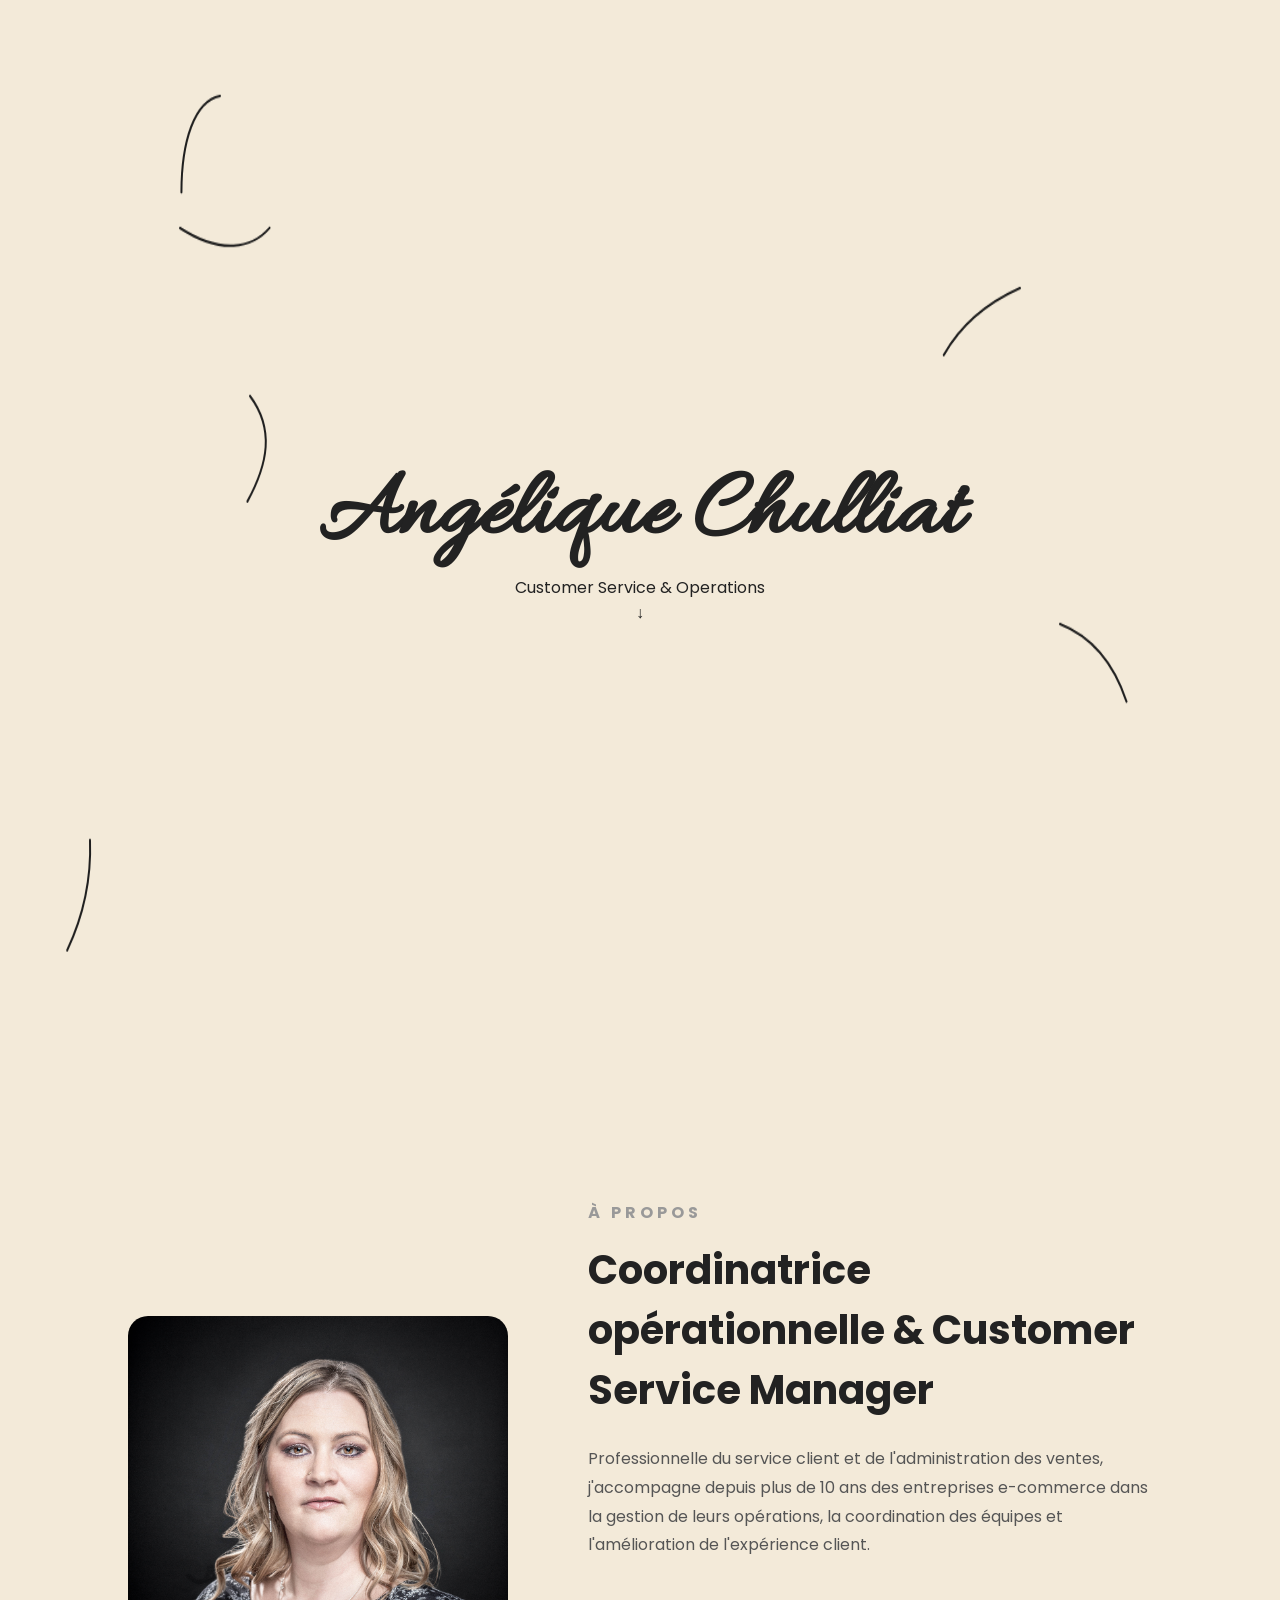
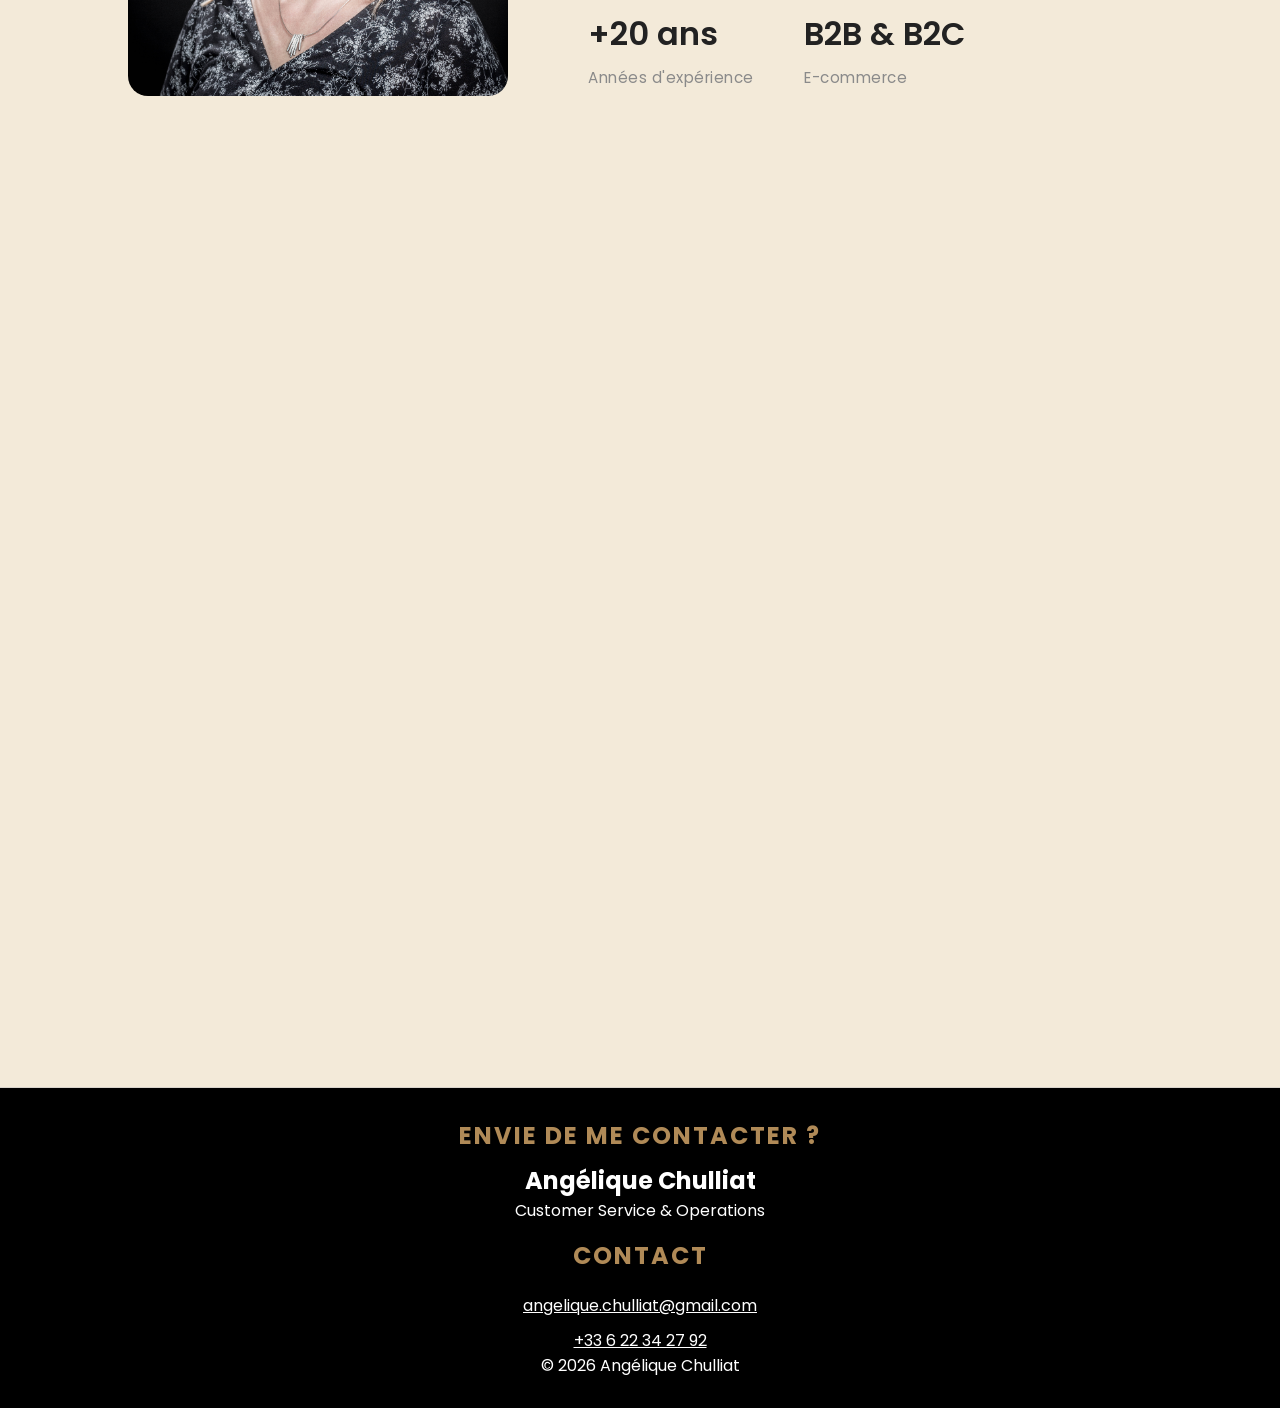
<file: index.html>
<!DOCTYPE html>
<html lang="en">
<head>
    <meta charset="UTF-8">
    <meta name="viewport" content="width=device-width, initial-scale=1.0">
    <title>Angélique Chulliat | Portfolio</title>
    
    <!-- Fichiers -->
    <link rel="stylesheet" href="style.css">
    <!-- Police Google -->
    <link rel="preconnect" href="https://fonts.googleapis.com">
    <link rel="preconnect" href="https://fonts.gstatic.com" crossorigin>

    <!-- Nom -->
    <link href="https://fonts.googleapis.com/css2?family=Allura&display=swap" rel="stylesheet">

    <!-- Texte -->
    <link href="https://fonts.googleapis.com/css2?family=Poppins:wght@300;400;500;600&display=swap" rel="stylesheet">

</head>
<body>


    <!-- Accueil -->
    <section class="hero">
        
        <!-- Fond animé -->
        <canvas id="background"></canvas>

        <div class="hero-content">

            <h1>Angélique Chulliat</h1>

            <p>Customer Service & Operations</p>

            <div class="scroll-indicator">
                ↓
            </div>

        </div>

    </section>

    <!-- menu -->
    <nav class="navbar">

        <a href="experiences.html">Expériences</a>

        <a href="projets.html">Projets</a>

        <a href="skills.html">Compétences</a>

        <a href="formation.html">Formation</a>

    </nav>

    <!-- À propos -->
    <section class="about">

        <div class="about-image">

            <img src="img/pdp_angelique.jpg" alt="Angélique Chulliat">

        </div>

        <div class="about-text">

            <h2>À propos</h2>

            <h3>Coordinatrice opérationnelle & Customer Service Manager</h3>

            <p>
                Professionnelle du service client et de l'administration des ventes,
                j'accompagne depuis plus de 10 ans des entreprises e-commerce dans
                la gestion de leurs opérations, la coordination des équipes et
                l'amélioration de l'expérience client.
            </p>

            <div class="about-highlights">

                <div class="highlight">
                    <h4>+20 ans</h4>
                    <span>Années d'expérience</span>
                </div>

                <div class="highlight">
                    <h4>B2B & B2C</h4>
                    <span>E-commerce</span>
                </div>

                <div class="highlight">
                    <h4>France & Suisse</h4>
                    <span>Expérience internationale</span>
                </div>

                <div class="highlight">
                    <h4>Service Client</h4>
                    <span>ADV • Coordination</span>
                </div>

            </div>

        </div>

    </section>

    <section class="looking-for">

        <span class="section-title">Ce que je recherche</span>

        <h2>Contribuer à des projets qui ont du sens.</h2>

        <p>
            Aujourd'hui, je souhaite mettre à profit mon sens du service,
            mon organisation et mon esprit d'initiative au sein d'une
            structure dynamique où je peux contribuer concrètement à
            l'expérience client et au bon fonctionnement des opérations.
        </p>

        <div class="looking-tags">

            <div class="tag">Service Client</div>

            <div class="tag">Coordination</div>

            <div class="tag">Administration des ventes</div>

            <div class="tag">E-commerce</div>

            <div class="tag">Amélioration continue</div>

        </div>

    </section>

    <!-- fin Accueil -->

    <footer class="footer">
        <h1>Envie de me contacter ?</h1>
        <div class="footer-content">
            <div class="footer-name">
                <h2>Angélique Chulliat</h2>
                <p>Customer Service & Operations</p>
            </div>
            <div class="footer-contact">
                <h3>Contact</h3>
                <a href="mailto:angelique.chulliat@gmail.com">
                    angelique.chulliat@gmail.com
                </a>
                <a href="tel:+33622342792">
                    +33 6 22 34 27 92
                </a>
            </div>
        </div>
        <div class="footer-bottom">
            <p>© 2026 Angélique Chulliat</p>
        </div>
    </footer>




    <script src="js/background.js"></script>
    <script src="script.js"></script>

    
</body>
</html>
</file>
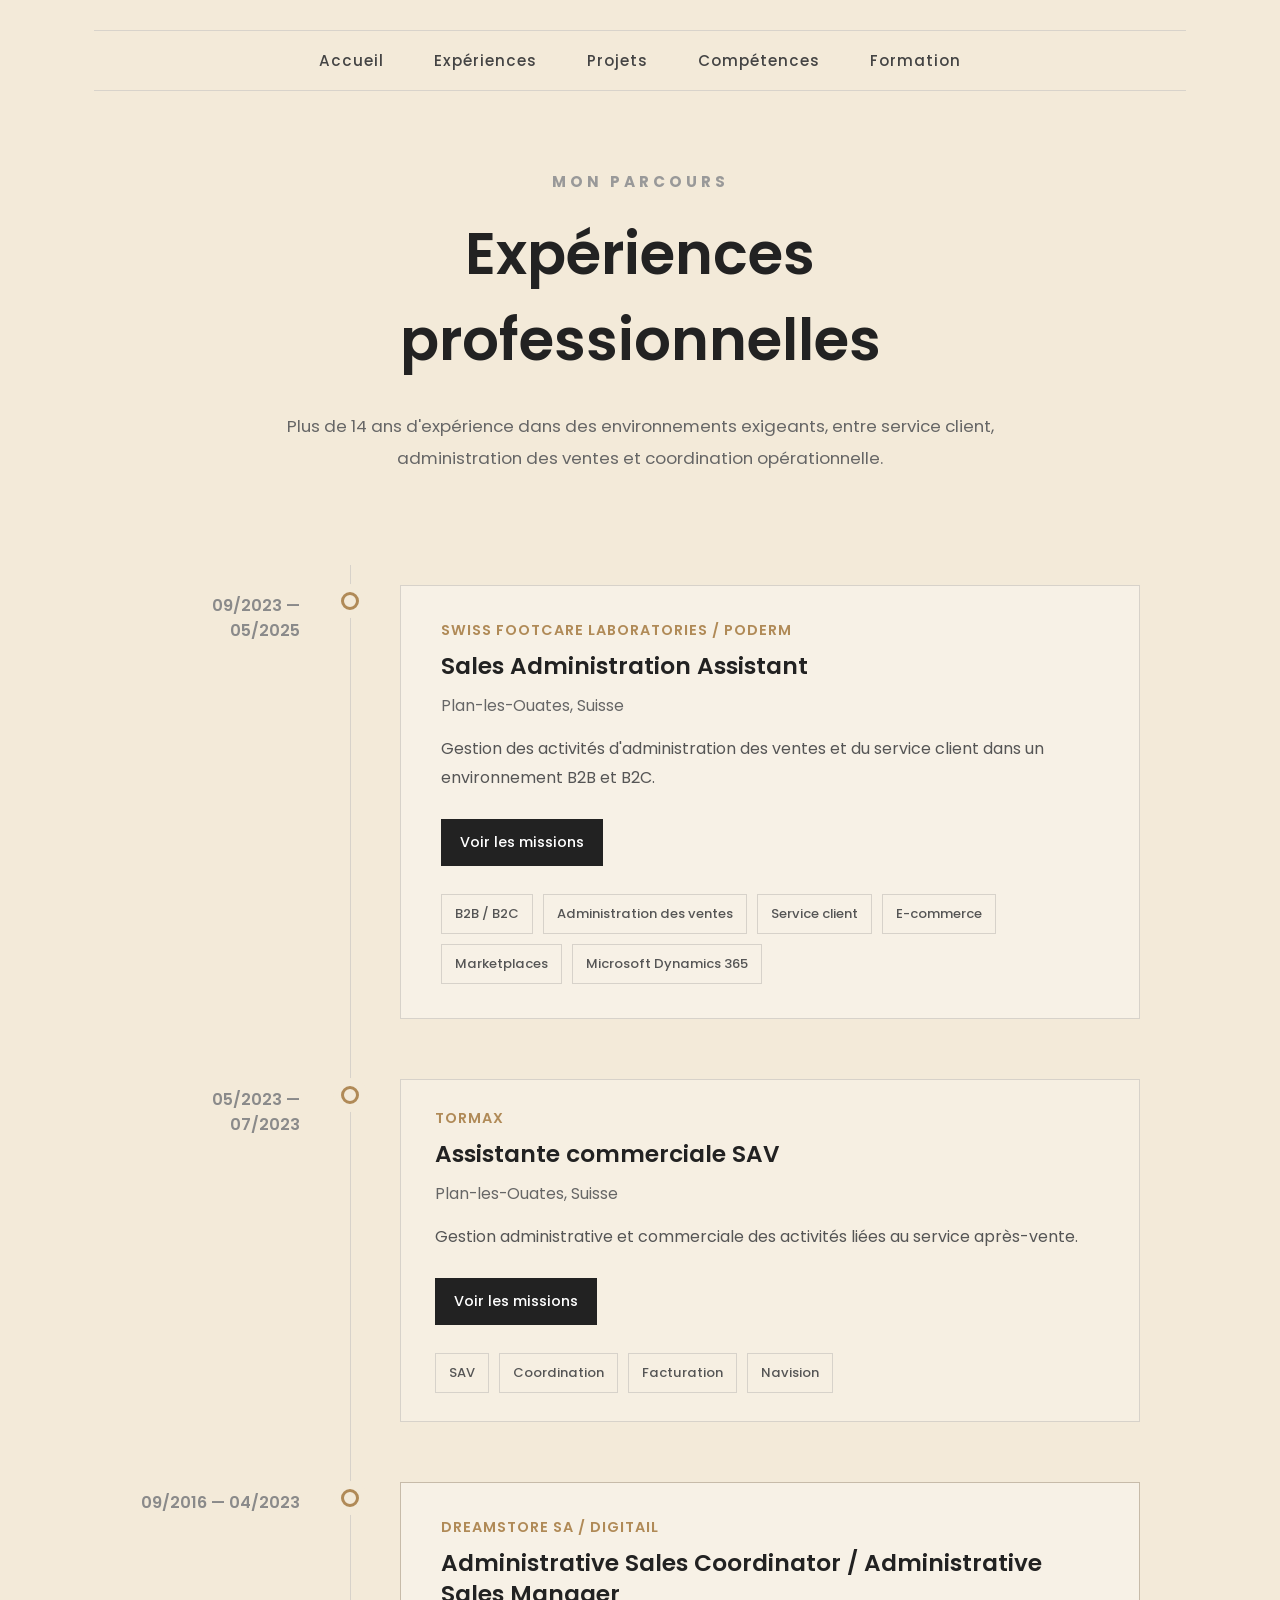
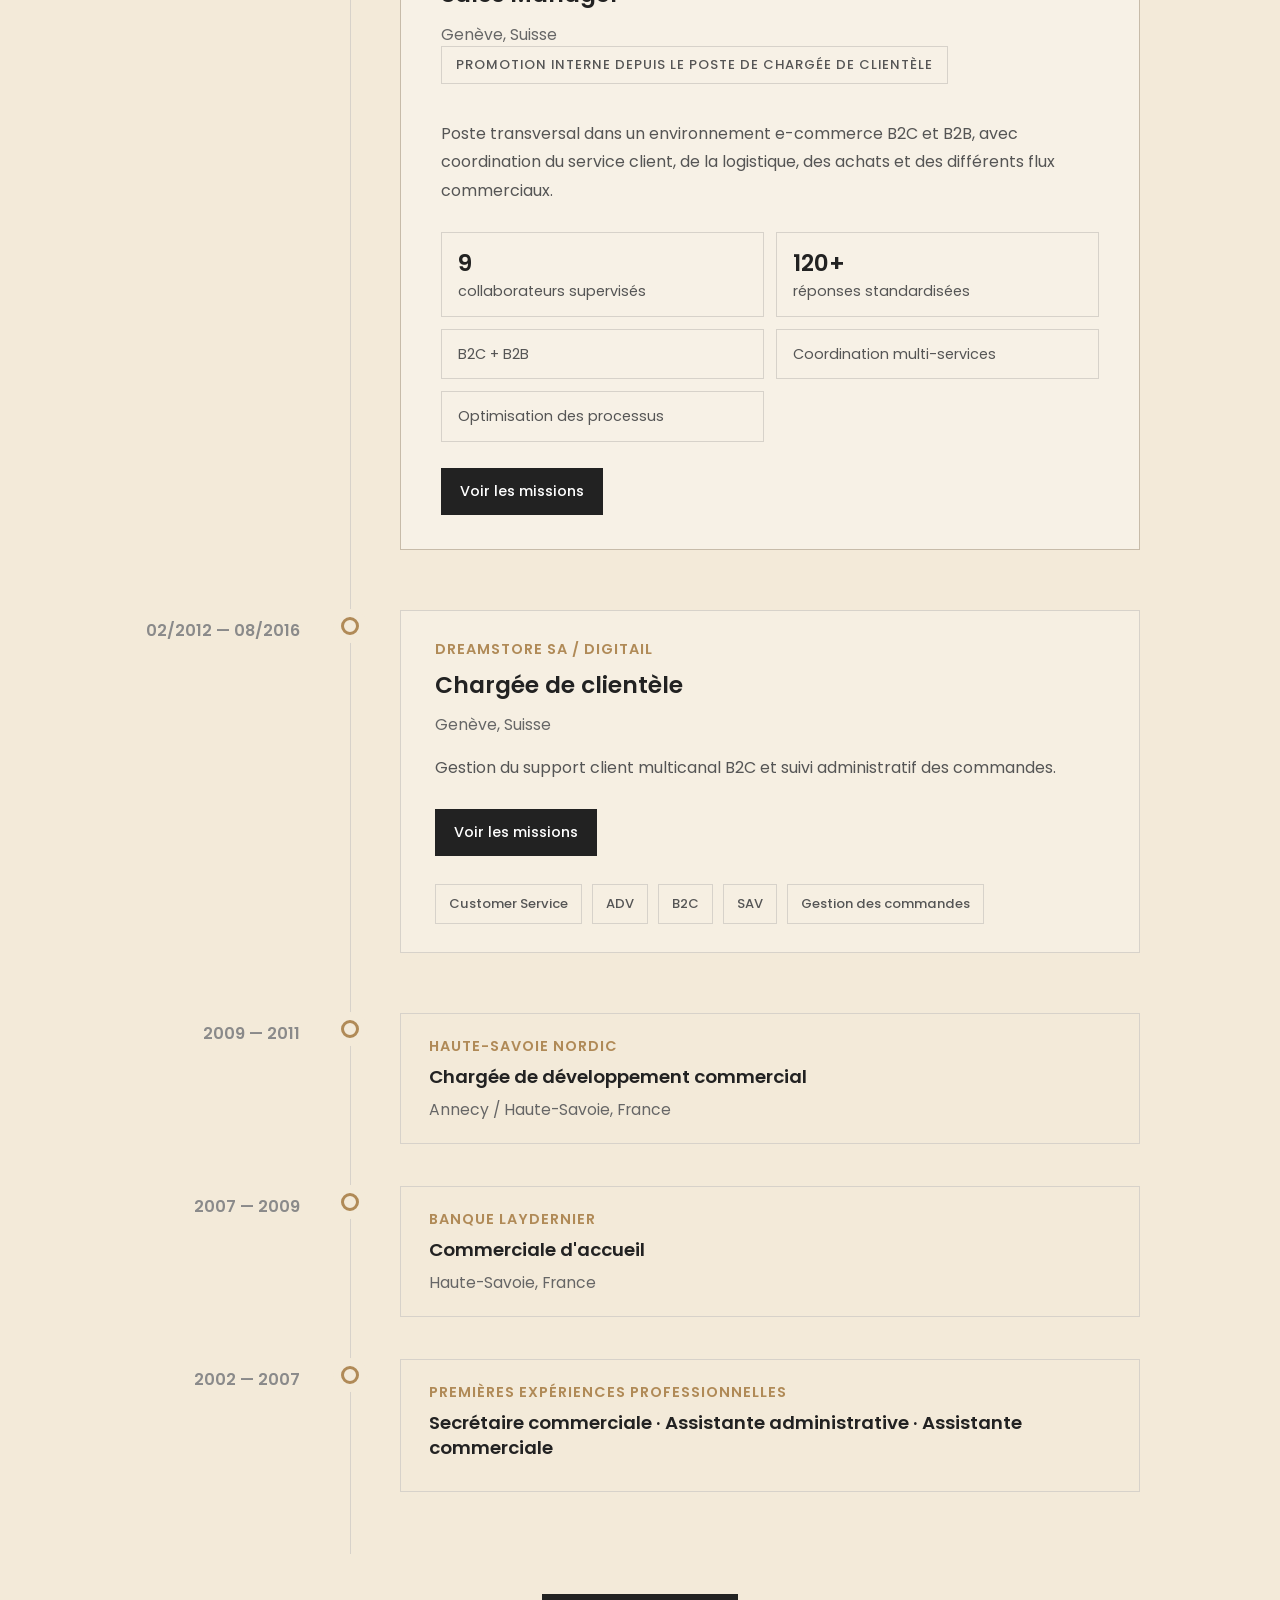
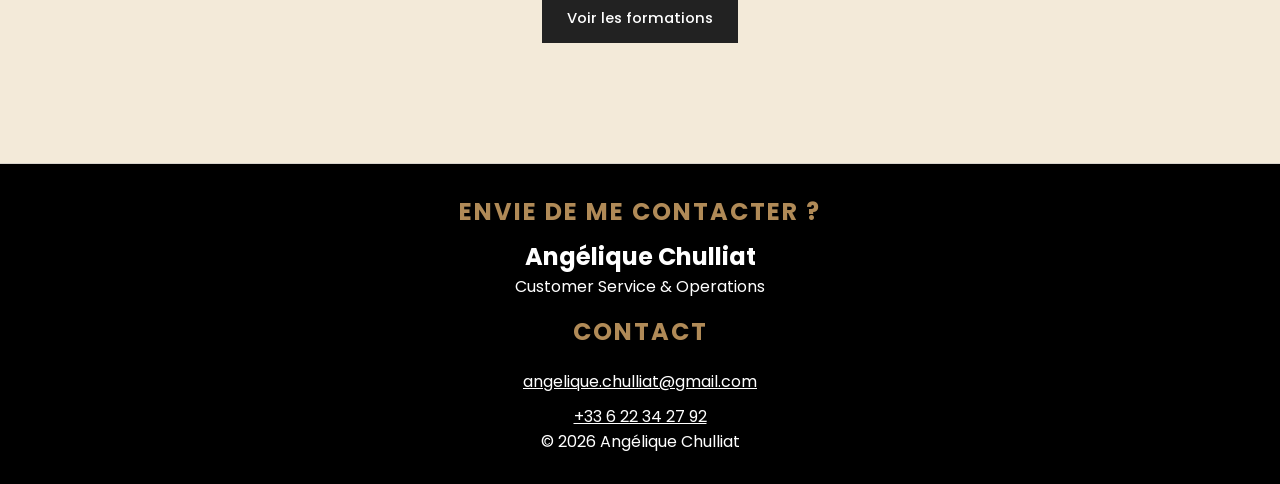
<file: experiences.html>
<!DOCTYPE html>
<html lang="fr">

<head>

    <meta charset="UTF-8">

    <meta name="viewport"
          content="width=device-width, initial-scale=1.0">

    <title>Expériences | Angélique Chulliat</title>

    <link rel="stylesheet" href="style.css">

    <link rel="preconnect"
          href="https://fonts.googleapis.com">

    <link rel="preconnect"
          href="https://fonts.gstatic.com"
          crossorigin>

    <link href="https://fonts.googleapis.com/css2?family=Allura&display=swap"
          rel="stylesheet">

    <link href="https://fonts.googleapis.com/css2?family=Poppins:wght@300;400;500;600&display=swap"
          rel="stylesheet">

</head>

<body>

    <!-- MENU -->

    <nav class="navbar">

        <a href="index.html">Accueil</a>

        <a href="experiences.html">Expériences</a>

        <a href="projets.html">Projets</a>

        <a href="skills.html">Compétences</a>

        <a href="formation.html">Formation</a>

    </nav>


    <!-- CONTENU -->

    <main class="experience-page">

        <header class="experience-header">

            <span>Mon parcours</span>

            <h1>Expériences professionnelles</h1>

            <p>
                Plus de 14 ans d'expérience dans des environnements
                exigeants, entre service client, administration des ventes
                et coordination opérationnelle.
            </p>

        </header>


        <section class="timeline">

            <article class="timeline-item timeline-item-featured hidden">
                <div class="timeline-date">09/2023 — 05/2025</div>
                <div class="timeline-dot"></div>
                <div class="timeline-content">
                    <span class="timeline-company">Swiss Footcare Laboratories / Poderm</span>
                    <h2>Sales Administration Assistant</h2>
                    <p class="timeline-location">Plan-les-Ouates, Suisse</p>
                    <p class="timeline-description">
                        Gestion des activités d'administration des ventes et du service client
                        dans un environnement B2B et B2C.
                    </p>
                    <button class="missions-toggle" type="button" aria-expanded="false">Voir les missions</button>
                    <div class="timeline-missions">
                        <h3>Missions principales</h3>
                        <ul>
                            <li>Gestion des contacts B2B et B2C</li>
                            <li>Gestion des commandes B2B via le site Poderm</li>
                            <li>Gestion des flux B2C</li>
                            <li>Gestion des commandes Amazon Vendor / Seller Central et autres marketplaces</li>
                            <li>Suivi des commandes de la saisie à la livraison</li>
                            <li>Gestion de la facturation</li>
                            <li>Coordination avec la logistique</li>
                            <li>Gestion des réclamations et des litiges transport</li>
                            <li>Support administratif aux commerciaux</li>
                            <li>Participation à l'amélioration des processus ADV et service client</li>
                            <li>Rédaction et amélioration de procédures</li>
                        </ul>
                    </div>
                    <div class="timeline-tags">
                        <span>B2B / B2C</span>
                        <span>Administration des ventes</span>
                        <span>Service client</span>
                        <span>E-commerce</span>
                        <span>Marketplaces</span>
                        <span>Microsoft Dynamics 365</span>
                    </div>
                </div>
            </article>

            <article class="timeline-item hidden">
                <div class="timeline-date">05/2023 — 07/2023</div>
                <div class="timeline-dot"></div>
                <div class="timeline-content">
                    <span class="timeline-company">Tormax</span>
                    <h2>Assistante commerciale SAV</h2>
                    <p class="timeline-location">Plan-les-Ouates, Suisse</p>
                    <p class="timeline-description">
                        Gestion administrative et commerciale des activités liées au service après-vente.
                    </p>
                    <button class="missions-toggle" type="button" aria-expanded="false">Voir les missions</button>
                    <div class="timeline-missions">
                        <h3>Missions principales</h3>
                        <ul>
                            <li>Coordination administrative des interventions techniques</li>
                            <li>Suivi des dossiers SAV</li>
                            <li>Gestion des contrats de maintenance</li>
                            <li>Facturation des contrats de maintenance</li>
                            <li>Gestion des flux administratifs</li>
                            <li>Utilisation de l'ERP Navision</li>
                        </ul>
                    </div>
                    <div class="timeline-tags">
                        <span>SAV</span>
                        <span>Coordination</span>
                        <span>Facturation</span>
                        <span>Navision</span>
                    </div>
                </div>
            </article>

            <article class="timeline-item timeline-item-featured timeline-item-large hidden">
                <div class="timeline-date">09/2016 — 04/2023</div>
                <div class="timeline-dot"></div>
                <div class="timeline-content">
                    <span class="timeline-company">Dreamstore SA / Digitail</span>
                    <h2>Administrative Sales Coordinator / Administrative Sales Manager</h2>
                    <p class="timeline-location">Genève, Suisse</p>
                    <span class="timeline-note">Promotion interne depuis le poste de Chargée de clientèle</span>
                    <p class="timeline-description">
                        Poste transversal dans un environnement e-commerce B2C et B2B, avec
                        coordination du service client, de la logistique, des achats et des
                        différents flux commerciaux.
                    </p>
                    <div class="timeline-highlights">
                        <span><strong>9</strong> collaborateurs supervisés</span>
                        <span><strong>120+</strong> réponses standardisées</span>
                        <span>B2C + B2B</span>
                        <span>Coordination multi-services</span>
                        <span>Optimisation des processus</span>
                    </div>
                    <button class="missions-toggle" type="button" aria-expanded="false">Voir les missions</button>
                    <div class="timeline-missions">
                        <h3>Missions principales</h3>
                        <ul>
                            <li>Supervision d'un service client externalisé pouvant compter jusqu'à 9 collaborateurs</li>
                            <li>Formation et accompagnement des équipes du service client</li>
                            <li>Gestion des demandes complexes, réclamations et litiges</li>
                            <li>Suivi des commandes, retours et remboursements</li>
                            <li>Coordination avec la logistique et les transporteurs</li>
                            <li>Gestion des flux B2C et B2B</li>
                            <li>Gestion des commandes via Prestashop et Shopify</li>
                            <li>Gestion des achats, réassorts et stocks</li>
                            <li>Coordination avec la direction, les équipes IT et la comptabilité</li>
                            <li>Coordination avec les prestataires externes</li>
                            <li>Suivi des performances et des KPI</li>
                            <li>Amélioration et optimisation des processus</li>
                            <li>Automatisation et amélioration du suivi des stocks, réceptions et retours</li>
                            <li>Création d'une base de connaissances intégrée au CRM</li>
                            <li>Création de plus de 120 réponses standardisées pour le service client</li>
                        </ul>
                    </div>
                </div>
            </article>

            <article class="timeline-item hidden">
                <div class="timeline-date">02/2012 — 08/2016</div>
                <div class="timeline-dot"></div>
                <div class="timeline-content">
                    <span class="timeline-company">Dreamstore SA / Digitail</span>
                    <h2>Chargée de clientèle</h2>
                    <p class="timeline-location">Genève, Suisse</p>
                    <p class="timeline-description">
                        Gestion du support client multicanal B2C et suivi administratif des commandes.
                    </p>
                    <button class="missions-toggle" type="button" aria-expanded="false">Voir les missions</button>
                    <div class="timeline-missions">
                        <h3>Missions principales</h3>
                        <ul>
                            <li>Gestion du support client B2C par téléphone et e-mail</li>
                            <li>Gestion des demandes clients</li>
                            <li>Suivi du cycle complet des commandes</li>
                            <li>Saisie des commandes</li>
                            <li>Suivi de la facturation</li>
                            <li>Gestion des retours</li>
                            <li>Gestion des remboursements</li>
                            <li>Coordination avec la logistique</li>
                            <li>Coordination avec les achats</li>
                            <li>Coordination avec les fournisseurs</li>
                            <li>Traitement des dossiers SAV</li>
                        </ul>
                    </div>
                    <div class="timeline-tags">
                        <span>Customer Service</span>
                        <span>ADV</span>
                        <span>B2C</span>
                        <span>SAV</span>
                        <span>Gestion des commandes</span>
                    </div>
                </div>
            </article>

            <article class="timeline-item timeline-item-compact hidden">
                <div class="timeline-date">2009 — 2011</div>
                <div class="timeline-dot"></div>
                <div class="timeline-content">
                    <span class="timeline-company">Haute-Savoie Nordic</span>
                    <h2>Chargée de développement commercial</h2>
                    <p class="timeline-location">Annecy / Haute-Savoie, France</p>
                </div>
            </article>

            <article class="timeline-item timeline-item-compact hidden">
                <div class="timeline-date">2007 — 2009</div>
                <div class="timeline-dot"></div>
                <div class="timeline-content">
                    <span class="timeline-company">Banque Laydernier</span>
                    <h2>Commerciale d'accueil</h2>
                    <p class="timeline-location">Haute-Savoie, France</p>
                </div>
            </article>

            <article class="timeline-item timeline-item-compact hidden">
                <div class="timeline-date">2002 — 2007</div>
                <div class="timeline-dot"></div>
                <div class="timeline-content">
                    <span class="timeline-company">Premières expériences professionnelles</span>
                    <h2>Secrétaire commerciale · Assistante administrative · Assistante commerciale</h2>
                </div>
            </article>

        </section>

        <div class="timeline-next">
            <a href="formation.html">Voir les formations</a>
        </div>

    </main>
    <footer class="footer">
        <h1>Envie de me contacter ?</h1>
        <div class="footer-content">
            <div class="footer-name">
                <h2>Angélique Chulliat</h2>
                <p>Customer Service & Operations</p>
            </div>
            <div class="footer-contact">
                <h3>Contact</h3>
                <a href="mailto:angelique.chulliat@gmail.com">
                    angelique.chulliat@gmail.com
                </a>
                <a href="tel:+33622342792">
                    +33 6 22 34 27 92
                </a>
            </div>
        </div>
        <div class="footer-bottom">
            <p>© 2026 Angélique Chulliat</p>
        </div>
    </footer>

    <script src="script.js"></script>

</body>

</html>
</file>
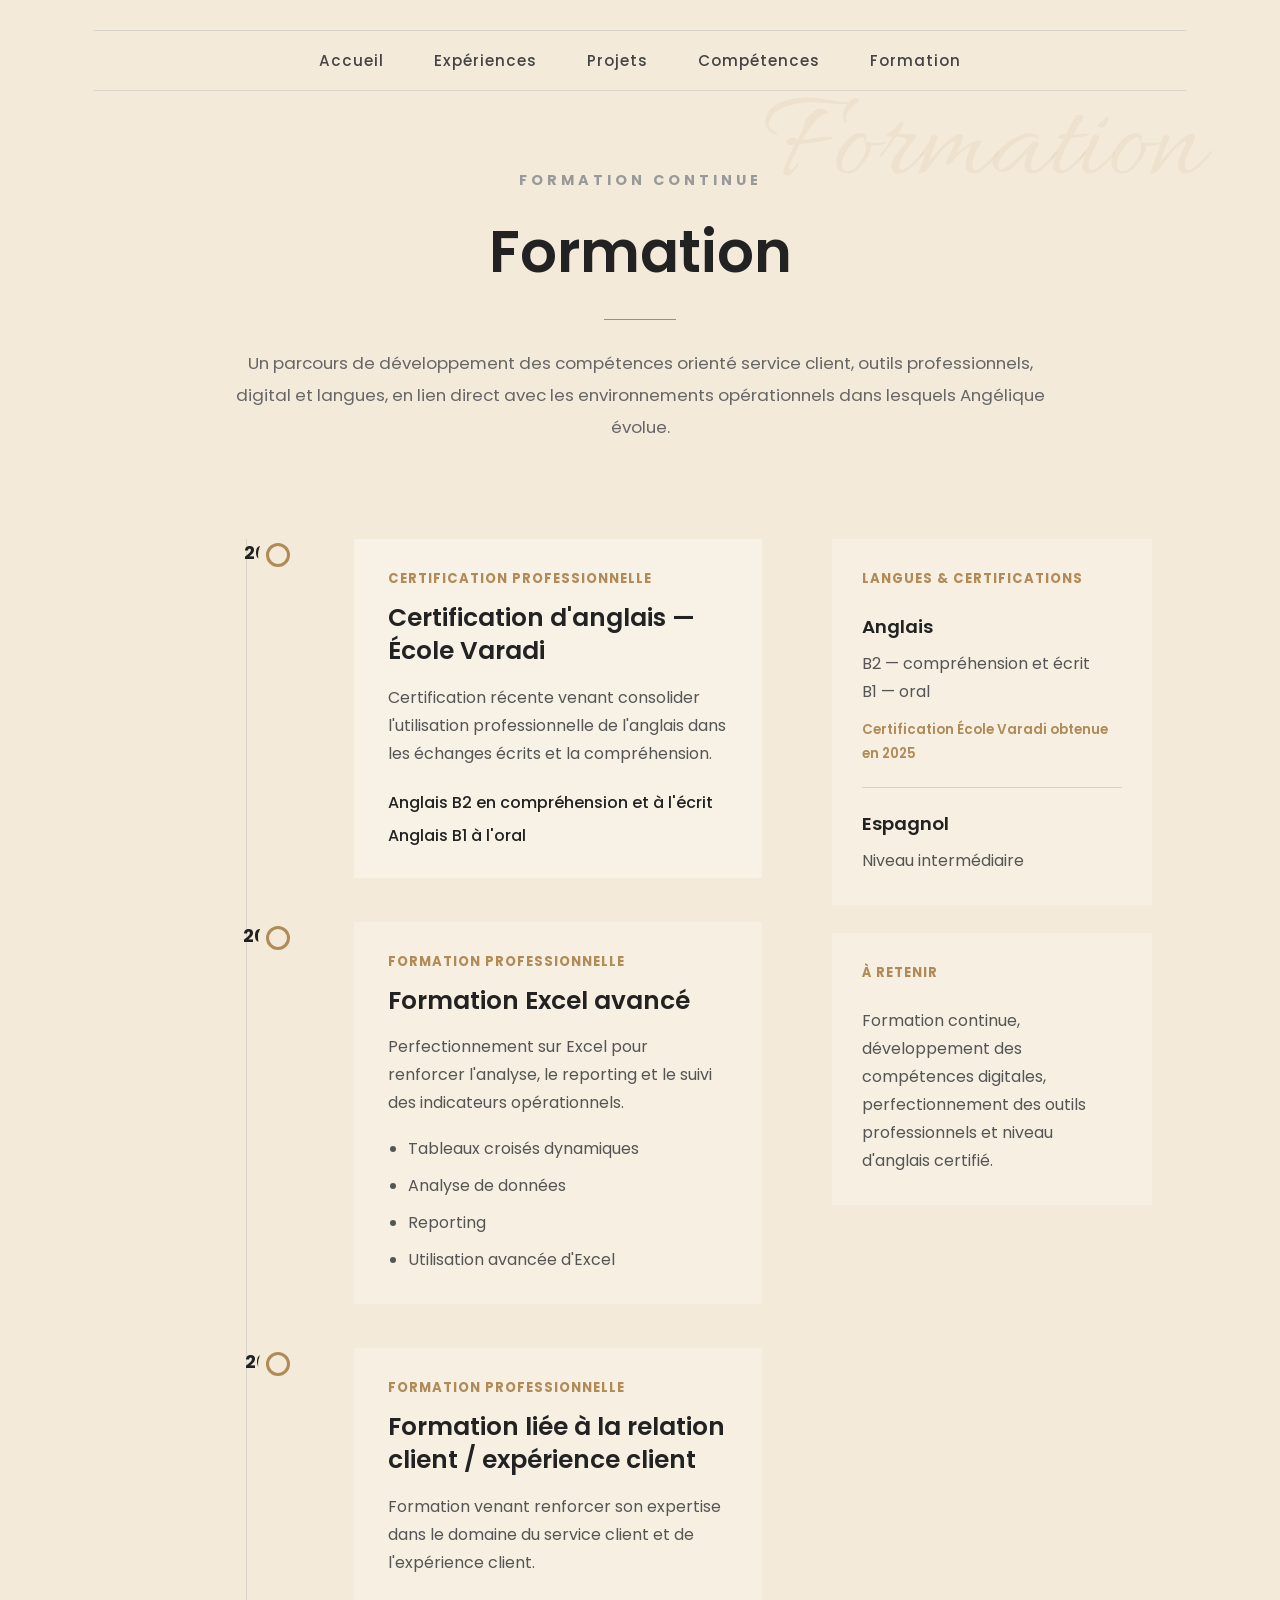
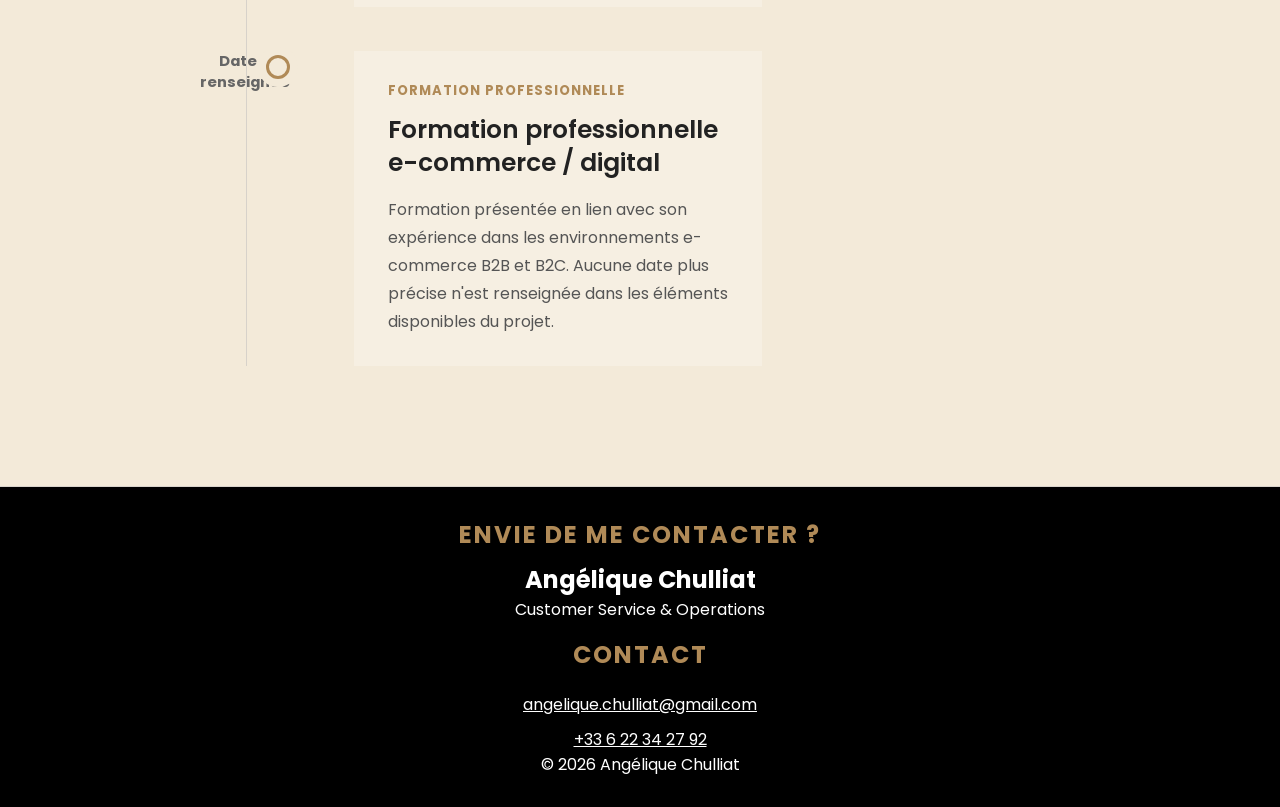
<file: formation.html>
<!DOCTYPE html>
<html lang="fr">

<head>
    <meta charset="UTF-8">
    <meta name="viewport" content="width=device-width, initial-scale=1.0">
    <title>Formation | Angélique Chulliat</title>
    <link rel="stylesheet" href="style.css">
    <link rel="preconnect" href="https://fonts.googleapis.com">
    <link rel="preconnect" href="https://fonts.gstatic.com" crossorigin>
    <link href="https://fonts.googleapis.com/css2?family=Allura&display=swap" rel="stylesheet">
    <link href="https://fonts.googleapis.com/css2?family=Poppins:wght@300;400;500;600&display=swap" rel="stylesheet">
</head>

<body>
    <nav class="navbar">
        <a href="index.html">Accueil</a>
        <a href="experiences.html">Expériences</a>
        <a href="projets.html">Projets</a>
        <a href="skills.html">Compétences</a>
        <a href="formation.html">Formation</a>
    </nav>

    <main class="education-page">
        <header class="education-header">
            <span>Formation continue</span>
            <h1>Formation</h1>
            <p>
                Un parcours de développement des compétences orienté service client,
                outils professionnels, digital et langues, en lien direct avec les
                environnements opérationnels dans lesquels Angélique évolue.
            </p>
        </header>

        <section class="education-layout">
            <div class="education-main">
                <article class="education-item education-item-featured">
                    <div class="education-year">2025</div>
                    <div class="education-content">
                        <span class="education-type">Certification professionnelle</span>
                        <h2>Certification d'anglais — École Varadi</h2>
                        <p>
                            Certification récente venant consolider l'utilisation professionnelle
                            de l'anglais dans les échanges écrits et la compréhension.
                        </p>
                        <div class="education-details">
                            <span>Anglais B2 en compréhension et à l'écrit</span>
                            <span>Anglais B1 à l'oral</span>
                        </div>
                    </div>
                </article>

                <article class="education-item">
                    <div class="education-year">2024</div>
                    <div class="education-content">
                        <span class="education-type">Formation professionnelle</span>
                        <h2>Formation Excel avancé</h2>
                        <p>
                            Perfectionnement sur Excel pour renforcer l'analyse, le reporting
                            et le suivi des indicateurs opérationnels.
                        </p>
                        <ul>
                            <li>Tableaux croisés dynamiques</li>
                            <li>Analyse de données</li>
                            <li>Reporting</li>
                            <li>Utilisation avancée d'Excel</li>
                        </ul>
                    </div>
                </article>

                <article class="education-item">
                    <div class="education-year">2022</div>
                    <div class="education-content">
                        <span class="education-type">Formation professionnelle</span>
                        <h2>Formation liée à la relation client / expérience client</h2>
                        <p>
                            Formation venant renforcer son expertise dans le domaine du service
                            client et de l'expérience client.
                        </p>
                    </div>
                </article>

                <article class="education-item education-item-undated">
                    <div class="education-year">Date non renseignée</div>
                    <div class="education-content">
                        <span class="education-type">Formation professionnelle</span>
                        <h2>Formation professionnelle e-commerce / digital</h2>
                        <p>
                            Formation présentée en lien avec son expérience dans les environnements
                            e-commerce B2B et B2C. Aucune date plus précise n'est renseignée dans
                            les éléments disponibles du projet.
                        </p>
                    </div>
                </article>
            </div>

            <aside class="education-side">
                <section>
                    <span class="side-label">Langues & certifications</span>
                    <article>
                        <h3>Anglais</h3>
                        <p>B2 — compréhension et écrit</p>
                        <p>B1 — oral</p>
                        <small>Certification École Varadi obtenue en 2025</small>
                    </article>
                    <article>
                        <h3>Espagnol</h3>
                        <p>Niveau intermédiaire</p>
                    </article>
                </section>

                <section>
                    <span class="side-label">À retenir</span>
                    <p>
                        Formation continue, développement des compétences digitales,
                        perfectionnement des outils professionnels et niveau d'anglais certifié.
                    </p>
                </section>
            </aside>
        </section>
    </main>
    <footer class="footer">
        <h1>Envie de me contacter ?</h1>
        <div class="footer-content">
            <div class="footer-name">
                <h2>Angélique Chulliat</h2>
                <p>Customer Service & Operations</p>
            </div>
            <div class="footer-contact">
                <h3>Contact</h3>
                <a href="mailto:angelique.chulliat@gmail.com">
                    angelique.chulliat@gmail.com
                </a>
                <a href="tel:+33622342792">
                    +33 6 22 34 27 92
                </a>
            </div>
        </div>
        <div class="footer-bottom">
            <p>© 2026 Angélique Chulliat</p>
        </div>
    </footer>
    <script src="script.js"></script>
</body>

</html>
</file>
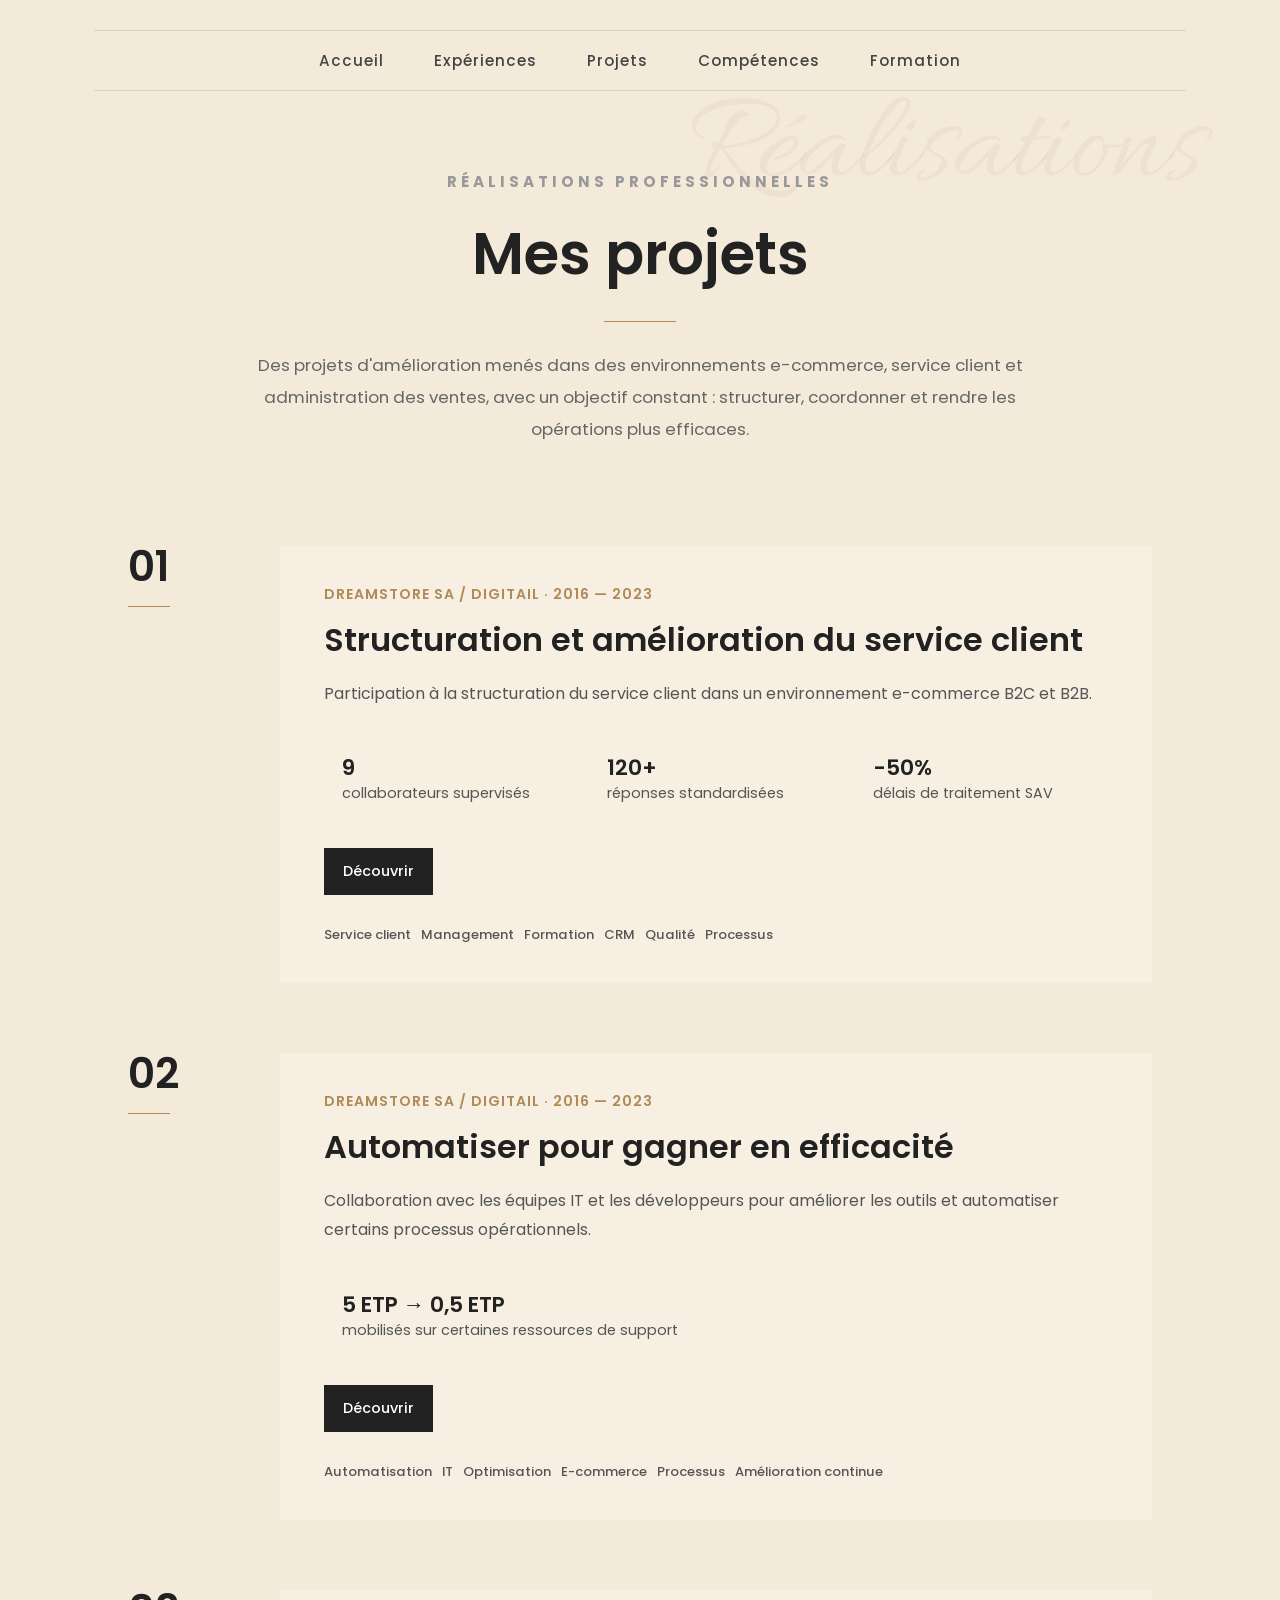
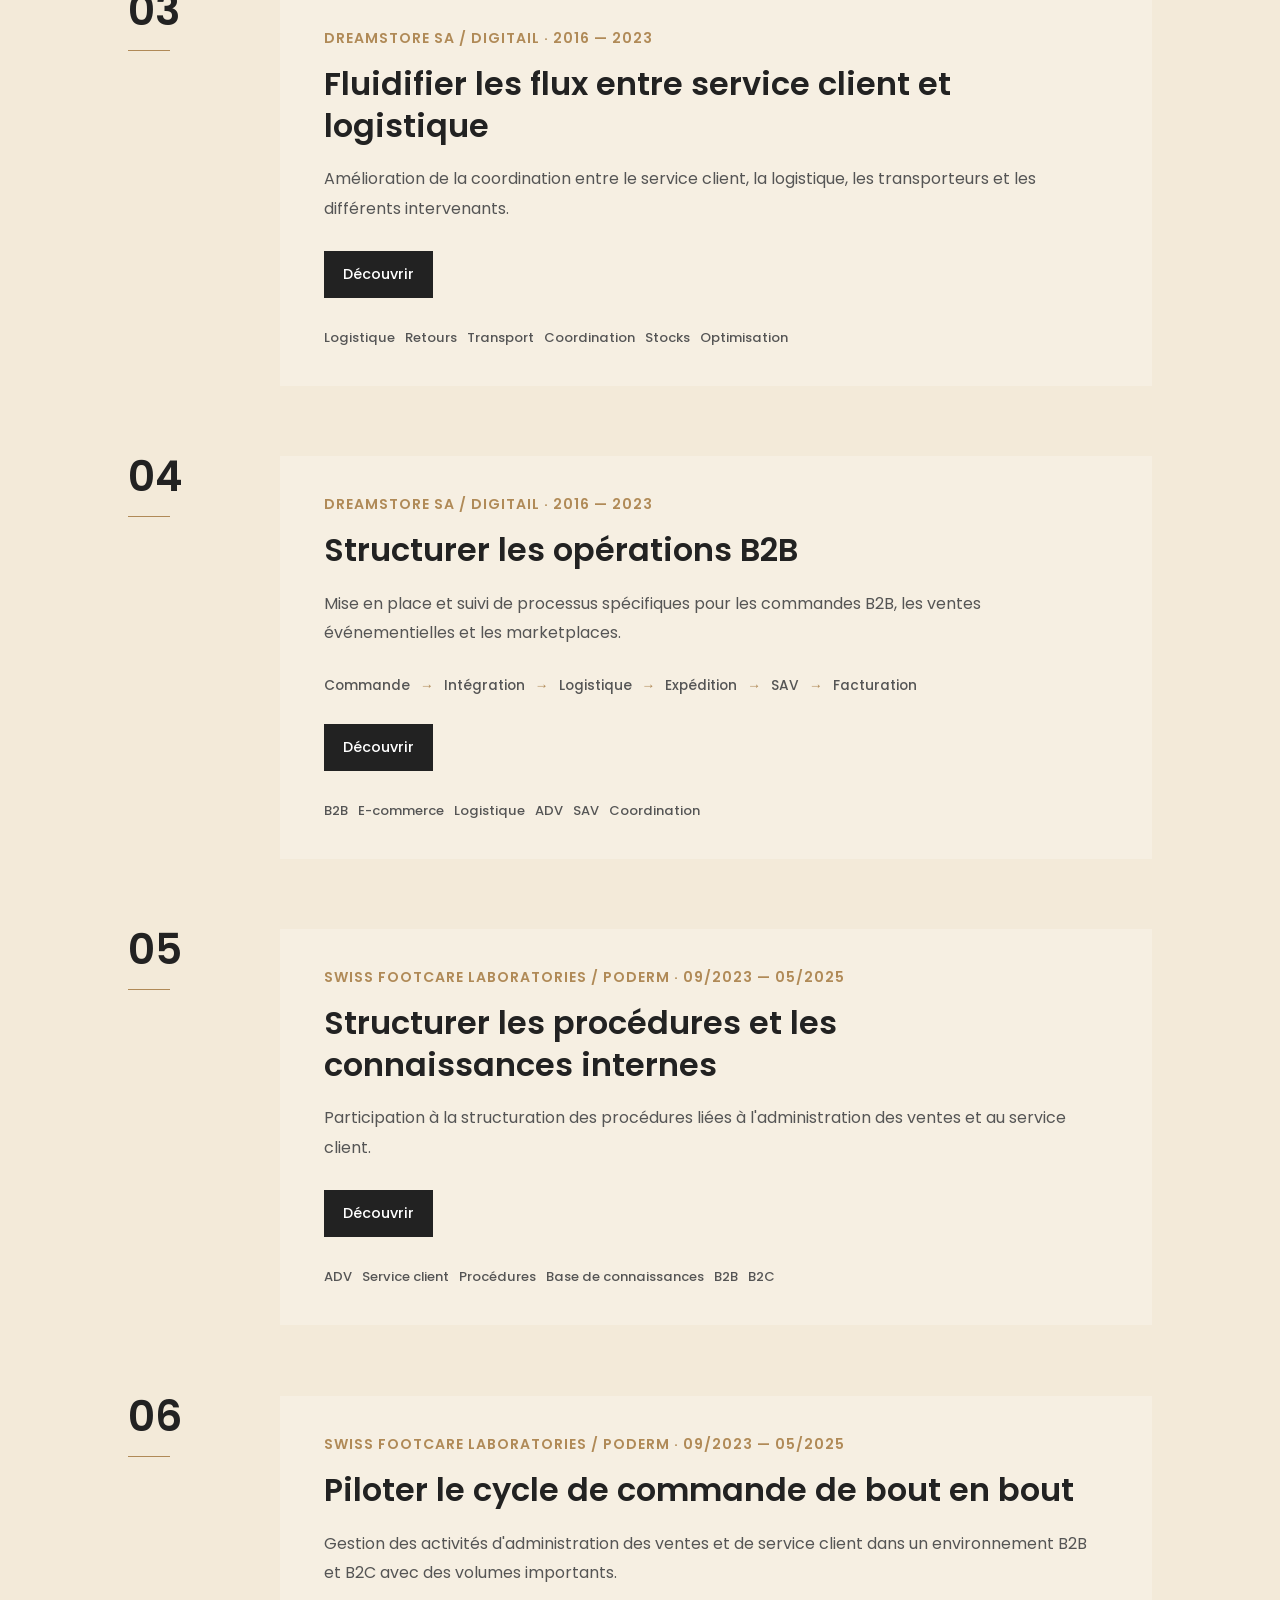
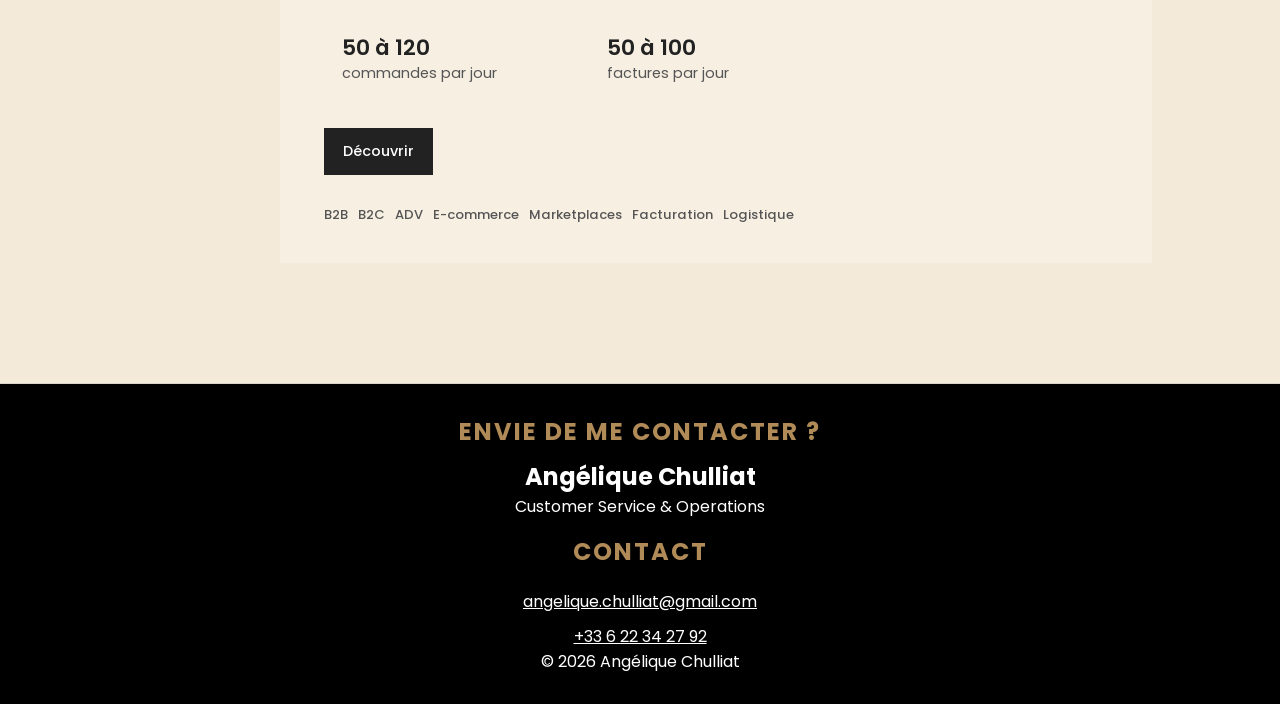
<file: projets.html>
<!DOCTYPE html>
<html lang="fr">

<head>
    <meta charset="UTF-8">
    <meta name="viewport" content="width=device-width, initial-scale=1.0">
    <title>Mes projets | Angélique Chulliat</title>
    <link rel="stylesheet" href="style.css">
    <link rel="preconnect" href="https://fonts.googleapis.com">
    <link rel="preconnect" href="https://fonts.gstatic.com" crossorigin>
    <link href="https://fonts.googleapis.com/css2?family=Allura&display=swap" rel="stylesheet">
    <link href="https://fonts.googleapis.com/css2?family=Poppins:wght@300;400;500;600&display=swap" rel="stylesheet">
</head>

<body>
    <nav class="navbar">
        <a href="index.html">Accueil</a>
        <a href="experiences.html">Expériences</a>
        <a href="projets.html">Projets</a>
        <a href="skills.html">Compétences</a>
        <a href="formation.html">Formation</a>
    </nav>

    <main class="projects-page">
        <header class="projects-header">
            <span>Réalisations professionnelles</span>
            <h1>Mes projets</h1>
            <p>
                Des projets d'amélioration menés dans des environnements e-commerce,
                service client et administration des ventes, avec un objectif constant :
                structurer, coordonner et rendre les opérations plus efficaces.
            </p>
        </header>

        <section class="case-studies">
            <article class="case-study">
                <div class="case-number">01</div>
                <div class="case-content">
                    <span class="case-context">Dreamstore SA / Digitail · 2016 — 2023</span>
                    <h2>Structuration et amélioration du service client</h2>
                    <p class="case-intro">
                        Participation à la structuration du service client dans un environnement
                        e-commerce B2C et B2B.
                    </p>
                    <div class="case-impact">
                        <span><strong>9</strong> collaborateurs supervisés</span>
                        <span><strong>120+</strong> réponses standardisées</span>
                        <span><strong>-50%</strong> délais de traitement SAV</span>
                    </div>
                    <button class="case-toggle" type="button" aria-expanded="false">Découvrir</button>
                    <div class="case-details">
                        <h3>Contexte</h3>
                        <p>
                            Dans le cadre de son poste d'Administrative Sales Coordinator / Manager,
                            Angélique a participé à la structuration et à l'amélioration du fonctionnement
                            du service client.
                        </p>
                        <h3>Actions mises en place</h3>
                        <ul>
                            <li>Supervision d'un service client externalisé pouvant compter jusqu'à 9 collaborateurs</li>
                            <li>Formation et accompagnement des équipes</li>
                            <li>Création d'une base de connaissances intégrée au CRM</li>
                            <li>Création de plus de 120 réponses standardisées</li>
                            <li>Mise en place de standards de réponse</li>
                            <li>Gestion des demandes complexes, réclamations et litiges</li>
                            <li>Mise en place d'audits qualité et suivi des performances</li>
                            <li>Amélioration des procédures de traitement des demandes</li>
                        </ul>
                    </div>
                    <div class="case-tags">
                        <span>Service client</span><span>Management</span><span>Formation</span><span>CRM</span><span>Qualité</span><span>Processus</span>
                    </div>
                </div>
            </article>

            <article class="case-study">
                <div class="case-number">02</div>
                <div class="case-content">
                    <span class="case-context">Dreamstore SA / Digitail · 2016 — 2023</span>
                    <h2>Automatiser pour gagner en efficacité</h2>
                    <p class="case-intro">
                        Collaboration avec les équipes IT et les développeurs pour améliorer les outils
                        et automatiser certains processus opérationnels.
                    </p>
                    <div class="case-impact case-impact-single">
                        <span><strong>5 ETP → 0,5 ETP</strong> mobilisés sur certaines ressources de support</span>
                    </div>
                    <button class="case-toggle" type="button" aria-expanded="false">Découvrir</button>
                    <div class="case-details">
                        <h3>Actions mises en place</h3>
                        <ul>
                            <li>Identification des anomalies et dysfonctionnements</li>
                            <li>Collaboration avec les équipes IT et les développeurs</li>
                            <li>Analyse des besoins des équipes opérationnelles</li>
                            <li>Amélioration des outils utilisés au quotidien</li>
                            <li>Automatisation de certaines tâches et remontées d'informations</li>
                            <li>Optimisation des processus internes</li>
                            <li>Participation à l'évolution de la plateforme e-commerce</li>
                        </ul>
                    </div>
                    <div class="case-tags">
                        <span>Automatisation</span><span>IT</span><span>Optimisation</span><span>E-commerce</span><span>Processus</span><span>Amélioration continue</span>
                    </div>
                </div>
            </article>

            <article class="case-study">
                <div class="case-number">03</div>
                <div class="case-content">
                    <span class="case-context">Dreamstore SA / Digitail · 2016 — 2023</span>
                    <h2>Fluidifier les flux entre service client et logistique</h2>
                    <p class="case-intro">
                        Amélioration de la coordination entre le service client, la logistique,
                        les transporteurs et les différents intervenants.
                    </p>
                    <button class="case-toggle" type="button" aria-expanded="false">Découvrir</button>
                    <div class="case-details">
                        <h3>Actions mises en place</h3>
                        <ul>
                            <li>Mise en place et amélioration de procédures de suivi</li>
                            <li>Coordination avec la plateforme logistique</li>
                            <li>Suivi des retours clients et transporteurs</li>
                            <li>Traitement des anomalies de flux</li>
                            <li>Coordination avec les transporteurs</li>
                            <li>Collaboration avec l'IT pour automatiser certaines remontées d'informations</li>
                            <li>Amélioration du suivi des stocks, réceptions et retours</li>
                        </ul>
                        <h3>Objectif</h3>
                        <p>Fluidifier les opérations et améliorer la fiabilité des informations entre les différents services.</p>
                    </div>
                    <div class="case-tags">
                        <span>Logistique</span><span>Retours</span><span>Transport</span><span>Coordination</span><span>Stocks</span><span>Optimisation</span>
                    </div>
                </div>
            </article>

            <article class="case-study">
                <div class="case-number">04</div>
                <div class="case-content">
                    <span class="case-context">Dreamstore SA / Digitail · 2016 — 2023</span>
                    <h2>Structurer les opérations B2B</h2>
                    <p class="case-intro">
                        Mise en place et suivi de processus spécifiques pour les commandes B2B,
                        les ventes événementielles et les marketplaces.
                    </p>
                    <div class="case-flow">
                        <span>Commande</span><span>Intégration</span><span>Logistique</span><span>Expédition</span><span>SAV</span><span>Facturation</span>
                    </div>
                    <button class="case-toggle" type="button" aria-expanded="false">Découvrir</button>
                    <div class="case-details">
                        <h3>Actions mises en place</h3>
                        <ul>
                            <li>Gestion des commandes B2B</li>
                            <li>Suivi de l'intégration des commandes</li>
                            <li>Coordination avec la logistique</li>
                            <li>Suivi de l'expédition</li>
                            <li>Gestion du SAV et suivi de la facturation</li>
                            <li>Coordination entre les différents services impliqués</li>
                            <li>Gestion des flux B2C et B2B</li>
                            <li>Utilisation de Prestashop et Shopify</li>
                        </ul>
                    </div>
                    <div class="case-tags">
                        <span>B2B</span><span>E-commerce</span><span>Logistique</span><span>ADV</span><span>SAV</span><span>Coordination</span>
                    </div>
                </div>
            </article>

            <article class="case-study">
                <div class="case-number">05</div>
                <div class="case-content">
                    <span class="case-context">Swiss Footcare Laboratories / Poderm · 09/2023 — 05/2025</span>
                    <h2>Structurer les procédures et les connaissances internes</h2>
                    <p class="case-intro">
                        Participation à la structuration des procédures liées à l'administration
                        des ventes et au service client.
                    </p>
                    <button class="case-toggle" type="button" aria-expanded="false">Découvrir</button>
                    <div class="case-details">
                        <h3>Actions mises en place</h3>
                        <ul>
                            <li>Rédaction de procédures internes</li>
                            <li>Structuration des processus ADV</li>
                            <li>Participation à la création d'une base de connaissances</li>
                            <li>Formalisation des pratiques</li>
                            <li>Amélioration de la continuité du service</li>
                            <li>Participation à l'amélioration continue des processus</li>
                        </ul>
                        <p>
                            Intervention également sur les flux B2B et B2C, les commandes Poderm
                            et les marketplaces comme Amazon Vendor / Seller Central.
                        </p>
                    </div>
                    <div class="case-tags">
                        <span>ADV</span><span>Service client</span><span>Procédures</span><span>Base de connaissances</span><span>B2B</span><span>B2C</span>
                    </div>
                </div>
            </article>

            <article class="case-study">
                <div class="case-number">06</div>
                <div class="case-content">
                    <span class="case-context">Swiss Footcare Laboratories / Poderm · 09/2023 — 05/2025</span>
                    <h2>Piloter le cycle de commande de bout en bout</h2>
                    <p class="case-intro">
                        Gestion des activités d'administration des ventes et de service client
                        dans un environnement B2B et B2C avec des volumes importants.
                    </p>
                    <div class="case-impact">
                        <span><strong>50 à 120</strong> commandes par jour</span>
                        <span><strong>50 à 100</strong> factures par jour</span>
                    </div>
                    <button class="case-toggle" type="button" aria-expanded="false">Découvrir</button>
                    <div class="case-details">
                        <h3>Missions</h3>
                        <ul>
                            <li>Gestion des commandes B2B et B2C</li>
                            <li>Suivi des commandes de la saisie à la livraison</li>
                            <li>Gestion de la facturation et suivi logistique</li>
                            <li>Gestion des anomalies, réclamations et litiges transport</li>
                            <li>Gestion des commandes Amazon Vendor / Seller Central et autres marketplaces</li>
                            <li>Support administratif aux commerciaux</li>
                        </ul>
                    </div>
                    <div class="case-tags">
                        <span>B2B</span><span>B2C</span><span>ADV</span><span>E-commerce</span><span>Marketplaces</span><span>Facturation</span><span>Logistique</span>
                    </div>
                </div>
            </article>
        </section>
    </main>
    <footer class="footer">
        <h1>Envie de me contacter ?</h1>
        <div class="footer-content">
            <div class="footer-name">
                <h2>Angélique Chulliat</h2>
                <p>Customer Service & Operations</p>
            </div>
            <div class="footer-contact">
                <h3>Contact</h3>
                <a href="mailto:angelique.chulliat@gmail.com">
                    angelique.chulliat@gmail.com
                </a>
                <a href="tel:+33622342792">
                    +33 6 22 34 27 92
                </a>
            </div>
        </div>
        <div class="footer-bottom">
            <p>© 2026 Angélique Chulliat</p>
        </div>
    </footer>
    <script src="script.js"></script>
</body>

</html>
</file>
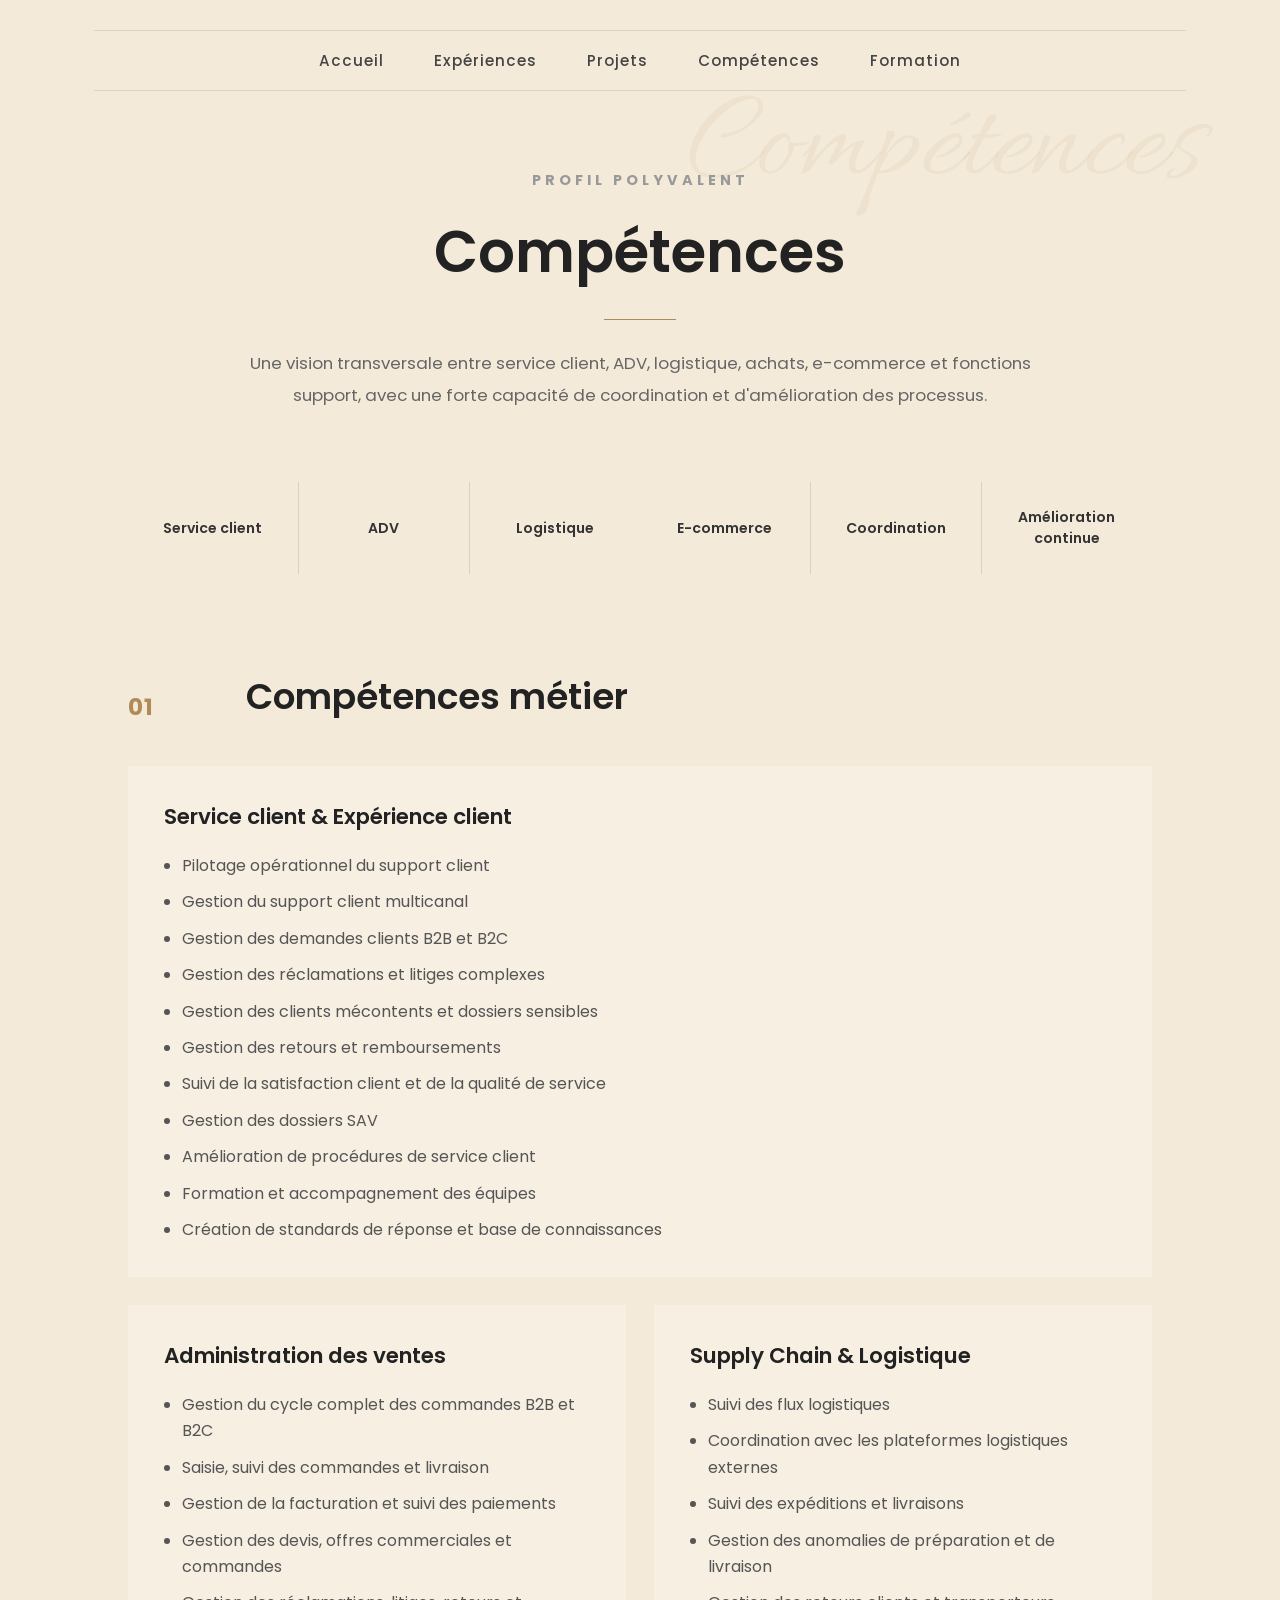
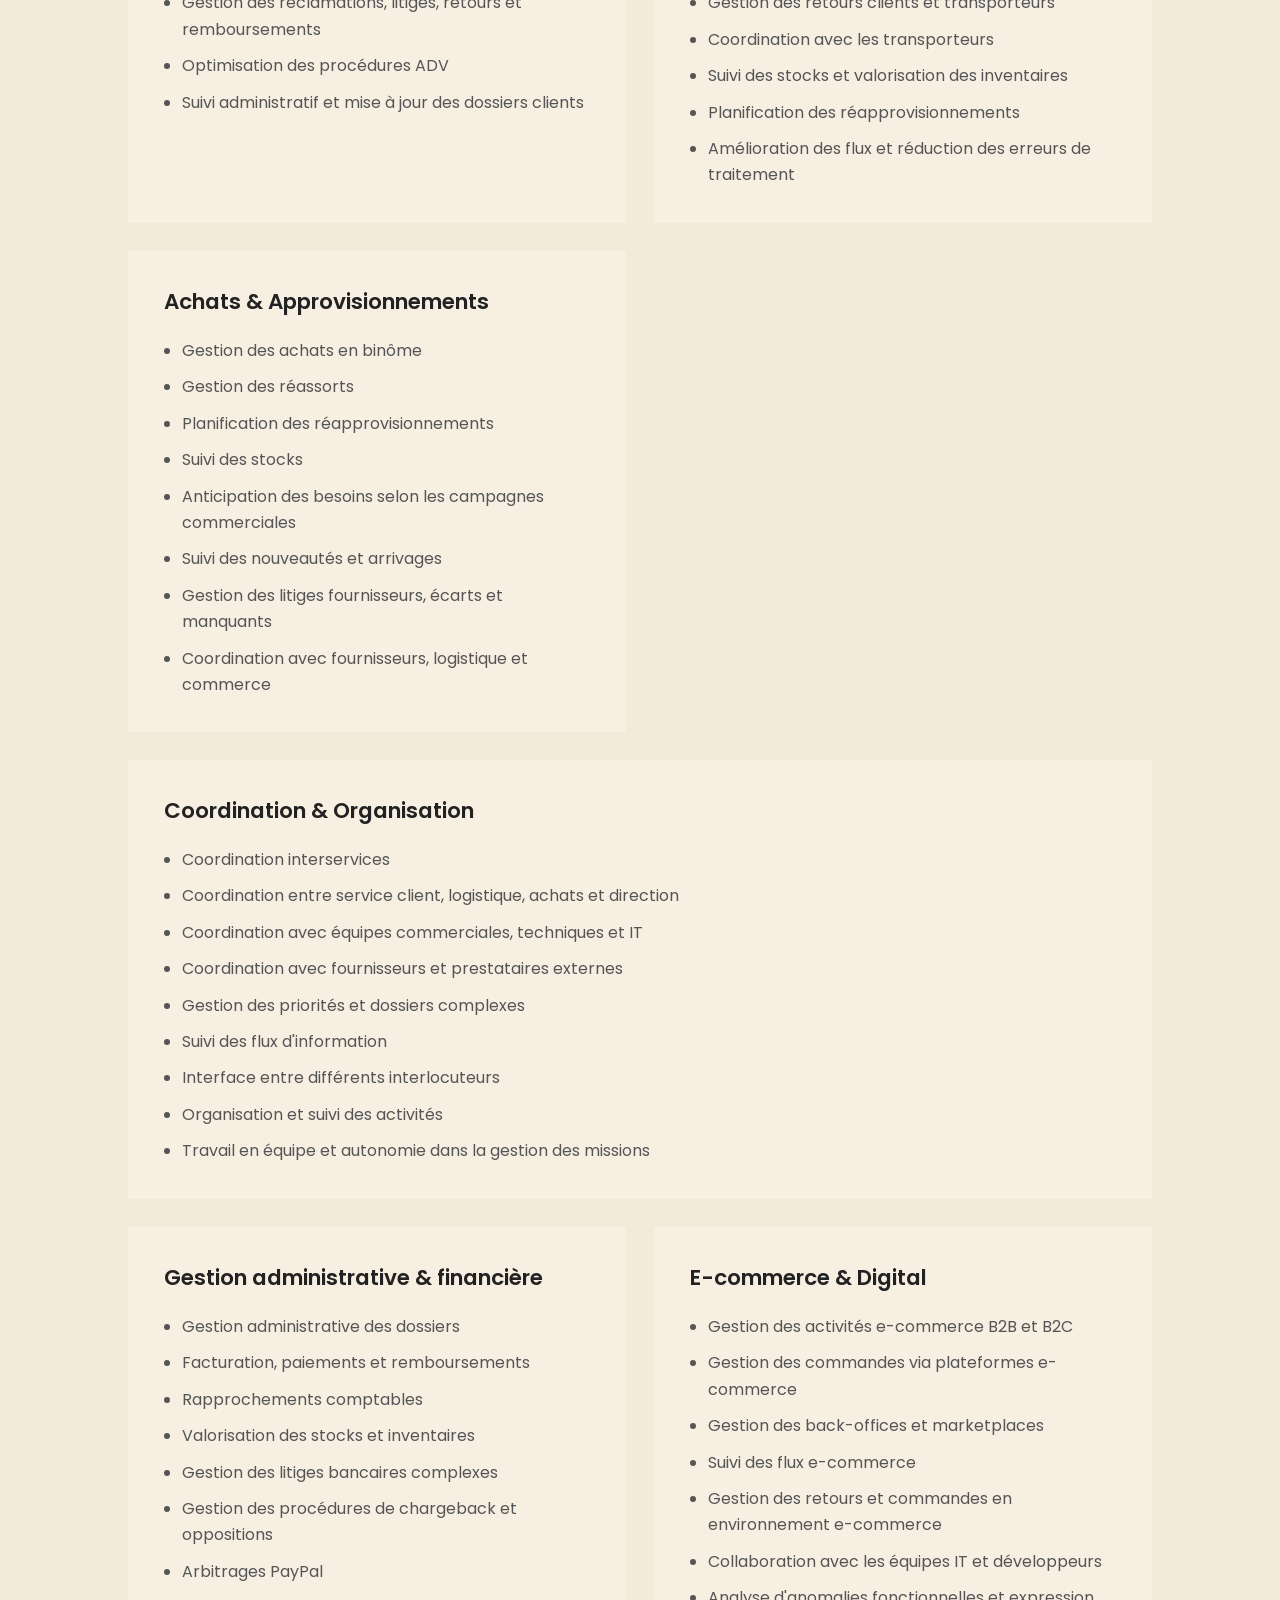
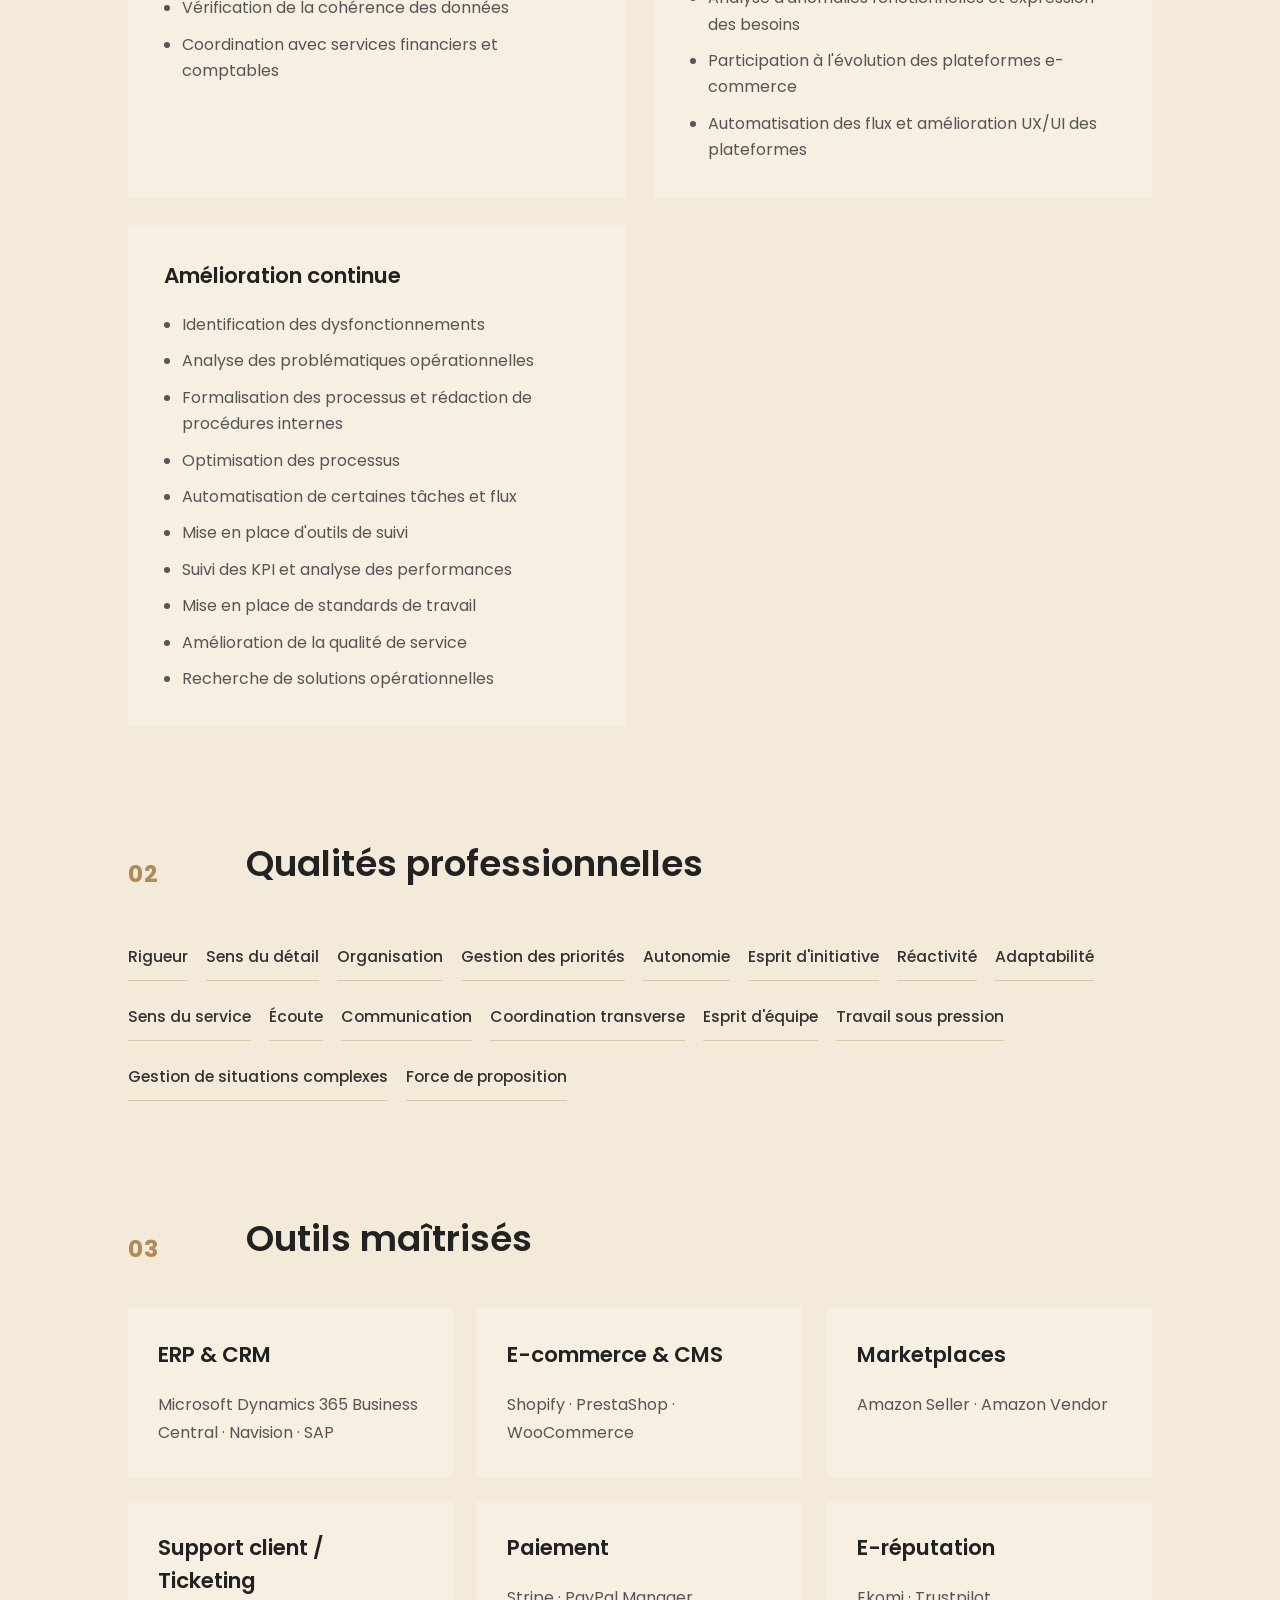
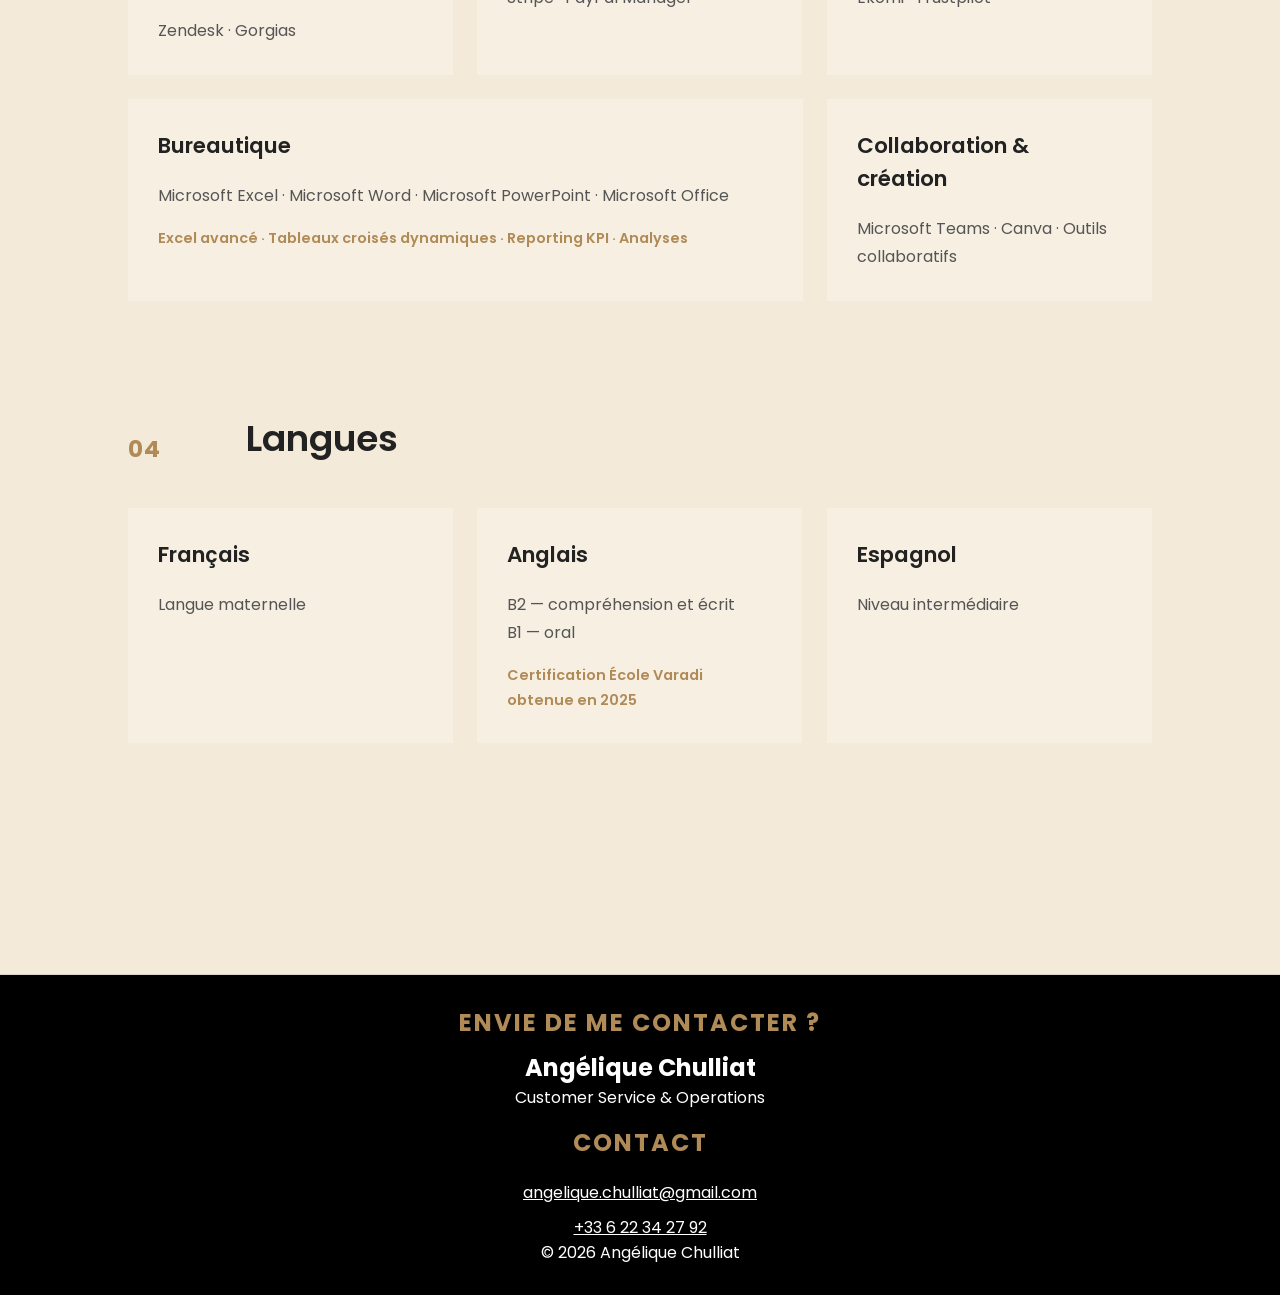
<file: skills.html>
<!DOCTYPE html>
<html lang="fr">

<head>
    <meta charset="UTF-8">
    <meta name="viewport" content="width=device-width, initial-scale=1.0">
    <title>Compétences | Angélique Chulliat</title>
    <link rel="stylesheet" href="style.css">
    <link rel="preconnect" href="https://fonts.googleapis.com">
    <link rel="preconnect" href="https://fonts.gstatic.com" crossorigin>
    <link href="https://fonts.googleapis.com/css2?family=Allura&display=swap" rel="stylesheet">
    <link href="https://fonts.googleapis.com/css2?family=Poppins:wght@300;400;500;600&display=swap" rel="stylesheet">
</head>

<body>
    <nav class="navbar">
        <a href="index.html">Accueil</a>
        <a href="experiences.html">Expériences</a>
        <a href="projets.html">Projets</a>
        <a href="skills.html">Compétences</a>
        <a href="formation.html">Formation</a>
    </nav>

    <main class="skills-page">
        <header class="skills-header">
            <span>Profil polyvalent</span>
            <h1>Compétences</h1>
            <p>
                Une vision transversale entre service client, ADV, logistique,
                achats, e-commerce et fonctions support, avec une forte capacité
                de coordination et d'amélioration des processus.
            </p>
        </header>

        <section class="skills-overview" aria-label="Domaines principaux">
            <span>Service client</span>
            <span>ADV</span>
            <span>Logistique</span>
            <span>E-commerce</span>
            <span>Coordination</span>
            <span>Amélioration continue</span>
        </section>

        <section class="skills-section">
            <div class="skills-section-heading">
                <span>01</span>
                <h2>Compétences métier</h2>
            </div>

            <div class="skills-grid">
                <article class="skill-card skill-card-large">
                    <h3>Service client & Expérience client</h3>
                    <ul>
                        <li>Pilotage opérationnel du support client</li>
                        <li>Gestion du support client multicanal</li>
                        <li>Gestion des demandes clients B2B et B2C</li>
                        <li>Gestion des réclamations et litiges complexes</li>
                        <li>Gestion des clients mécontents et dossiers sensibles</li>
                        <li>Gestion des retours et remboursements</li>
                        <li>Suivi de la satisfaction client et de la qualité de service</li>
                        <li>Gestion des dossiers SAV</li>
                        <li>Amélioration de procédures de service client</li>
                        <li>Formation et accompagnement des équipes</li>
                        <li>Création de standards de réponse et base de connaissances</li>
                    </ul>
                </article>

                <article class="skill-card">
                    <h3>Administration des ventes</h3>
                    <ul>
                        <li>Gestion du cycle complet des commandes B2B et B2C</li>
                        <li>Saisie, suivi des commandes et livraison</li>
                        <li>Gestion de la facturation et suivi des paiements</li>
                        <li>Gestion des devis, offres commerciales et commandes</li>
                        <li>Gestion des réclamations, litiges, retours et remboursements</li>
                        <li>Optimisation des procédures ADV</li>
                        <li>Suivi administratif et mise à jour des dossiers clients</li>
                    </ul>
                </article>

                <article class="skill-card">
                    <h3>Supply Chain & Logistique</h3>
                    <ul>
                        <li>Suivi des flux logistiques</li>
                        <li>Coordination avec les plateformes logistiques externes</li>
                        <li>Suivi des expéditions et livraisons</li>
                        <li>Gestion des anomalies de préparation et de livraison</li>
                        <li>Gestion des retours clients et transporteurs</li>
                        <li>Coordination avec les transporteurs</li>
                        <li>Suivi des stocks et valorisation des inventaires</li>
                        <li>Planification des réapprovisionnements</li>
                        <li>Amélioration des flux et réduction des erreurs de traitement</li>
                    </ul>
                </article>

                <article class="skill-card">
                    <h3>Achats & Approvisionnements</h3>
                    <ul>
                        <li>Gestion des achats en binôme</li>
                        <li>Gestion des réassorts</li>
                        <li>Planification des réapprovisionnements</li>
                        <li>Suivi des stocks</li>
                        <li>Anticipation des besoins selon les campagnes commerciales</li>
                        <li>Suivi des nouveautés et arrivages</li>
                        <li>Gestion des litiges fournisseurs, écarts et manquants</li>
                        <li>Coordination avec fournisseurs, logistique et commerce</li>
                    </ul>
                </article>

                <article class="skill-card skill-card-large">
                    <h3>Coordination & Organisation</h3>
                    <ul>
                        <li>Coordination interservices</li>
                        <li>Coordination entre service client, logistique, achats et direction</li>
                        <li>Coordination avec équipes commerciales, techniques et IT</li>
                        <li>Coordination avec fournisseurs et prestataires externes</li>
                        <li>Gestion des priorités et dossiers complexes</li>
                        <li>Suivi des flux d'information</li>
                        <li>Interface entre différents interlocuteurs</li>
                        <li>Organisation et suivi des activités</li>
                        <li>Travail en équipe et autonomie dans la gestion des missions</li>
                    </ul>
                </article>

                <article class="skill-card">
                    <h3>Gestion administrative & financière</h3>
                    <ul>
                        <li>Gestion administrative des dossiers</li>
                        <li>Facturation, paiements et remboursements</li>
                        <li>Rapprochements comptables</li>
                        <li>Valorisation des stocks et inventaires</li>
                        <li>Gestion des litiges bancaires complexes</li>
                        <li>Gestion des procédures de chargeback et oppositions</li>
                        <li>Arbitrages PayPal</li>
                        <li>Vérification de la cohérence des données</li>
                        <li>Coordination avec services financiers et comptables</li>
                    </ul>
                </article>

                <article class="skill-card">
                    <h3>E-commerce & Digital</h3>
                    <ul>
                        <li>Gestion des activités e-commerce B2B et B2C</li>
                        <li>Gestion des commandes via plateformes e-commerce</li>
                        <li>Gestion des back-offices et marketplaces</li>
                        <li>Suivi des flux e-commerce</li>
                        <li>Gestion des retours et commandes en environnement e-commerce</li>
                        <li>Collaboration avec les équipes IT et développeurs</li>
                        <li>Analyse d'anomalies fonctionnelles et expression des besoins</li>
                        <li>Participation à l'évolution des plateformes e-commerce</li>
                        <li>Automatisation des flux et amélioration UX/UI des plateformes</li>
                    </ul>
                </article>

                <article class="skill-card">
                    <h3>Amélioration continue</h3>
                    <ul>
                        <li>Identification des dysfonctionnements</li>
                        <li>Analyse des problématiques opérationnelles</li>
                        <li>Formalisation des processus et rédaction de procédures internes</li>
                        <li>Optimisation des processus</li>
                        <li>Automatisation de certaines tâches et flux</li>
                        <li>Mise en place d'outils de suivi</li>
                        <li>Suivi des KPI et analyse des performances</li>
                        <li>Mise en place de standards de travail</li>
                        <li>Amélioration de la qualité de service</li>
                        <li>Recherche de solutions opérationnelles</li>
                    </ul>
                </article>
            </div>
        </section>

        <section class="skills-section">
            <div class="skills-section-heading">
                <span>02</span>
                <h2>Qualités professionnelles</h2>
            </div>
            <div class="soft-skills">
                <span>Rigueur</span>
                <span>Sens du détail</span>
                <span>Organisation</span>
                <span>Gestion des priorités</span>
                <span>Autonomie</span>
                <span>Esprit d'initiative</span>
                <span>Réactivité</span>
                <span>Adaptabilité</span>
                <span>Sens du service</span>
                <span>Écoute</span>
                <span>Communication</span>
                <span>Coordination transverse</span>
                <span>Esprit d'équipe</span>
                <span>Travail sous pression</span>
                <span>Gestion de situations complexes</span>
                <span>Force de proposition</span>
            </div>
        </section>

        <section class="skills-section">
            <div class="skills-section-heading">
                <span>03</span>
                <h2>Outils maîtrisés</h2>
            </div>
            <div class="tools-grid">
                <article><h3>ERP & CRM</h3><p>Microsoft Dynamics 365 Business Central · Navision · SAP</p></article>
                <article><h3>E-commerce & CMS</h3><p>Shopify · PrestaShop · WooCommerce</p></article>
                <article><h3>Marketplaces</h3><p>Amazon Seller · Amazon Vendor</p></article>
                <article><h3>Support client / Ticketing</h3><p>Zendesk · Gorgias</p></article>
                <article><h3>Paiement</h3><p>Stripe · PayPal Manager</p></article>
                <article><h3>E-réputation</h3><p>Ekomi · Trustpilot</p></article>
                <article class="tool-card-highlight">
                    <h3>Bureautique</h3>
                    <p>Microsoft Excel · Microsoft Word · Microsoft PowerPoint · Microsoft Office</p>
                    <span>Excel avancé · Tableaux croisés dynamiques · Reporting KPI · Analyses</span>
                </article>
                <article><h3>Collaboration & création</h3><p>Microsoft Teams · Canva · Outils collaboratifs</p></article>
            </div>
        </section>

        <section class="skills-section languages-section">
            <div class="skills-section-heading">
                <span>04</span>
                <h2>Langues</h2>
            </div>
            <div class="languages-grid">
                <article>
                    <h3>Français</h3>
                    <p>Langue maternelle</p>
                </article>
                <article>
                    <h3>Anglais</h3>
                    <p>B2 — compréhension et écrit</p>
                    <p>B1 — oral</p>
                    <span>Certification École Varadi obtenue en 2025</span>
                </article>
                <article>
                    <h3>Espagnol</h3>
                    <p>Niveau intermédiaire</p>
                </article>
            </div>
        </section>
    </main>
    <footer class="footer">
        <h1>Envie de me contacter ?</h1>
        <div class="footer-content">
            <div class="footer-name">
                <h2>Angélique Chulliat</h2>
                <p>Customer Service & Operations</p>
            </div>
            <div class="footer-contact">
                <h3>Contact</h3>
                <a href="mailto:angelique.chulliat@gmail.com">
                    angelique.chulliat@gmail.com
                </a>
                <a href="tel:+33622342792">
                    +33 6 22 34 27 92
                </a>
            </div>
        </div>
        <div class="footer-bottom">
            <p>© 2026 Angélique Chulliat</p>
        </div>
    </footer>
    <script src="script.js"></script>
</body>

</html>
</file>
<file: style.css>
/* -------- */
/* HTML */
/* -------- */
*{
    margin:0;
    padding:0;
    box-sizing:border-box;
}

html{
    scroll-behavior:smooth;
}

body{
    font-family:"Poppins",sans-serif;
    background:#f3ead9;
    color:#222;
}

.fade-up{
    opacity:0;
    transform:translateY(45px);
    transition:
        opacity .8s ease,
        transform .8s ease;
    will-change:opacity,transform;
}

.fade-up.is-visible{
    opacity:1;
    transform:translateY(0);
}

@media (prefers-reduced-motion: reduce){

    .fade-up{
        opacity:1;
        transform:none;
        transition:none;
    }

}

#background{

    position:absolute;
    inset:0;
    width:100%;
    height:100%;
    pointer-events:none;
    z-index:0;
}

/* =======================
    NAVBAR
======================= */

.navbar{

    position: fixed;
    top: -120px;
    left: 50%;
    transform: translateX(-50%);
    display: flex;
    justify-content: center;
    align-items: center;
    gap: 50px;
    padding: 18px 225px;
    background:#f3ead9;
    backdrop-filter: blur(12px);
    border-top: 1px solid #d8d3cb;
    border-bottom: 1px solid #d8d3cb;
    transition: .45s ease;
    z-index: 1000;
}

.navbar.show{

    top: 30px;
}

.navbar a{
    text-decoration: none;
    color: #444;
    font-size: .95rem;
    font-weight: 500;
    letter-spacing: 1px;
    transition: .3s;
}

.navbar a:hover{
    color:#B08A57;
}


/* =======================
        HEADER
======================= */
    
.hero{
    position:relative;
    height:120vh;
    overflow:hidden;
    display:flex;
    justify-content:center;
    align-items:center;

    text-align:center;
}

.hero-content h1{
    font-family: "Allura", cursive;
    font-size:6rem;
    opacity:0;
    transform:translateY(40px) scale(.95);
    filter:blur(10px);
    animation:titleAppear 1.5s ease forwards;
}




@keyframes titleAppear{

    0%{
        opacity:0;
        transform:translateY(40px) scale(.95);
        filter:blur(10px);
    }

    60%{
        opacity:1;
    }

    100%{
        opacity:1;
        transform:translateY(0) scale(1);
        filter:blur(0);
    }

}

.hero-content p{

    opacity:0;
    transform:translateY(20px);
    animation:subtitleAppear 1s ease forwards;
    animation-delay:1s;
}

@keyframes subtitleAppear{

    from{
        opacity:0;
        transform:translateY(20px);
    }

    to{
        opacity:1;
        transform:translateY(0);
    }

}

.scroll-indicator{

    opacity:0;
    animation:
        showArrow .8s forwards,
        bounce 2s infinite;
    animation-delay:3.8s,2.6s;
}

@keyframes showArrow{

    from{
        opacity:0;
    }
    to{
        opacity:1;
    }

}

@keyframes bounce{

    0%,100%{
        transform:translateY(0);
    }
    50%{
        transform:translateY(15px);
    }
}

/* =======================
    A PROPOS
======================= */

.about{
    min-height:80vh;
    display:flex;
    justify-content:center;
    align-items:center;
    gap:80px;
    padding:120px 10%;
}

.about-image img{
    width:380px;
    border-radius:20px;
    object-fit:cover;
}

.about-text{
    max-width:600px;
}

.about-text h2,
.section-title{
    display:block;
    font-size:1rem;
    font-weight:700;
    text-transform:uppercase;
    letter-spacing:4px;
    color:#999;
    margin-bottom:15px;
}

.about-text h3{
    font-size:2.5rem;
    margin-bottom:25px;
}

.about-text p{
    line-height:1.8;
    color:#555;
}

.about-highlights{
    display:flex;
    flex-wrap:wrap;
    gap:50px;
    margin-top:50px;
}

.highlight{
    display:flex;
    flex-direction:column;
}

.highlight h4{
    font-size:2rem;
    font-weight:600;
    color:#222;
    margin-bottom:8px;
}

.highlight span{
    color:#8a8a8a;
    font-size:.95rem;
    letter-spacing:.5px;
}

/* =======================
    CE QUE JE RECHERCHE
======================= */

.looking-for{
    min-height:6vh;
    display:flex;
    flex-direction:column;
    justify-content:center;
    align-items:center;
    text-align:center;
    padding:120px 15%;
}

.looking-for h2{
    font-size:3rem;
    margin-bottom:35px;
    max-width:700px;
}

.looking-for p{
    max-width:750px;
    line-height:1.9;
    color:#666;
    font-size:1.05rem;
}

.looking-tags{
    display:flex;
    flex-wrap:wrap;
    justify-content:center;
    gap:20px;
    margin-top:60px;
}

.tag{
    padding:15px 30px;
    border:1px solid #d7d2ca;
    border-radius:50px;
    transition:.3s;
}

.tag:hover{
    background:#222;
    color:white;
    cursor:default;
}


/* EXPERIENCES.HTML */

.experience-page{
    min-height:100vh;
    padding:170px 10% 120px;
}

.experience-header{
    max-width:780px;
    margin:0 auto 90px;
    text-align:center;
}

.experience-header span{
    display:block;
    margin-bottom:18px;
    color:#999;
    font-size:.95rem;
    font-weight:700;
    letter-spacing:4px;
    text-transform:uppercase;
}

.experience-header h1{
    margin-bottom:28px;
    font-size:3.6rem;
    font-weight:600;
}

.experience-header p{
    color:#666;
    font-size:1.05rem;
    line-height:1.9;
}

.timeline{
    position:relative;
    max-width:1000px;
    margin:0 auto;
    padding:20px 0;
}

.timeline::before{
    content:"";
    position:absolute;
    top:0;
    bottom:0;
    left:210px;
    width:1px;
    background:#d7d2ca;
}

.timeline-item{
    position:relative;
    display:grid;
    grid-template-columns:160px 40px minmax(0,1fr);
    gap:30px;
    align-items:flex-start;
    min-height:150px;
    padding-bottom:60px;
    opacity:1;
    transform:none;
}

.timeline-item.hidden{
    opacity:0;
    transform:translateY(45px);
    transition:
        opacity .75s ease,
        transform .75s ease;
    will-change:opacity,transform;
}

.timeline-item.show{
    opacity:1;
    transform:translateY(0);
}

.timeline-date{
    padding-top:8px;
    color:#8a8a8a;
    font-size:1rem;
    font-weight:600;
    text-align:right;
}

.timeline-dot{
    position:relative;
    z-index:1;
    width:18px;
    height:18px;
    margin:7px auto 0;
    border:3px solid #B08A57;
    border-radius:50%;
    background:#f3ead9;
    box-shadow:0 0 0 8px #f3ead9;
}

.timeline-content{
    padding:28px 34px;
    border:1px solid #d7d2ca;
    background:rgba(255,255,255,.24);
}

.timeline-item-featured .timeline-content{
    padding:34px 40px;
    background:rgba(255,255,255,.34);
}

.timeline-item-large .timeline-content{
    border-color:#c7bba9;
}

.timeline-company{
    display:block;
    margin-bottom:10px;
    color:#B08A57;
    font-size:.9rem;
    font-weight:600;
    letter-spacing:1px;
    text-transform:uppercase;
}

.timeline-content h2{
    margin-bottom:12px;
    font-size:1.45rem;
    font-weight:600;
    line-height:1.35;
}

.timeline-location{
    color:#666;
    font-size:.98rem;
}

.timeline-note{
    display:inline-block;
    margin-bottom:18px;
    padding:8px 14px;
    border:1px solid #d7d2ca;
    color:#555;
    font-size:.82rem;
    font-weight:500;
    text-transform:uppercase;
    letter-spacing:1px;
}

.timeline-description{
    margin-top:18px;
    color:#555;
    font-size:1rem;
    line-height:1.8;
}

.timeline-highlights{
    display:grid;
    grid-template-columns:repeat(2,minmax(0,1fr));
    gap:12px;
    margin-top:26px;
}

.timeline-highlights span{
    padding:14px 16px;
    border:1px solid #d7d2ca;
    color:#555;
    font-size:.9rem;
    line-height:1.45;
}

.timeline-highlights strong{
    display:block;
    color:#222;
    font-size:1.45rem;
    font-weight:600;
}

.missions-toggle{
    margin-top:26px;
    padding:12px 18px;
    border:1px solid #222;
    background:#222;
    color:white;
    font:inherit;
    font-size:.9rem;
    font-weight:500;
    cursor:pointer;
    transition:.25s ease;
}

.missions-toggle:hover,
.missions-toggle:focus-visible{
    background:#B08A57;
    border-color:#B08A57;
    outline:none;
}

.timeline-missions{
    display:none;
    margin-top:26px;
    padding-top:26px;
    border-top:1px solid #d7d2ca;
}

.timeline-item.is-open .timeline-missions{
    display:block;
}

.timeline-missions h3{
    margin-bottom:16px;
    color:#999;
    font-size:.85rem;
    font-weight:700;
    letter-spacing:3px;
    text-transform:uppercase;
}

.timeline-missions ul{
    display:grid;
    gap:10px;
    padding-left:20px;
    color:#555;
    line-height:1.65;
}

.timeline-tags{
    display:flex;
    flex-wrap:wrap;
    gap:10px;
    margin-top:28px;
}

.timeline-tags span{
    padding:9px 13px;
    border:1px solid #d7d2ca;
    color:#555;
    font-size:.82rem;
    font-weight:500;
}

.timeline-item-compact{
    min-height:120px;
    padding-bottom:42px;
}

.timeline-item-compact .timeline-content{
    padding:22px 28px;
    background:transparent;
}

.timeline-item-compact .timeline-company{
    margin-bottom:8px;
}

.timeline-item-compact h2{
    margin-bottom:8px;
    font-size:1.15rem;
}

.timeline-next{
    display:flex;
    justify-content:center;
    margin-top:40px;
}

.timeline-next a{
    display:inline-flex;
    align-items:center;
    justify-content:center;
    min-height:48px;
    padding:13px 24px;
    border:1px solid #222;
    background:#222;
    color:white;
    text-decoration:none;
    font-size:.92rem;
    font-weight:500;
    transition:.25s ease;
}

.timeline-next a:hover,
.timeline-next a:focus-visible{
    background:#B08A57;
    border-color:#B08A57;
    outline:none;
}

@media (max-width: 800px){

    .experience-page{
        padding:145px 7% 90px;
    }

    .experience-header{
        margin-bottom:65px;
        text-align:left;
    }

    .experience-header h1{
        font-size:2.35rem;
    }

    .timeline::before{
        left:9px;
    }

    .timeline-item{
        grid-template-columns:18px minmax(0,1fr);
        gap:22px;
        min-height:auto;
        padding-bottom:48px;
    }

    .timeline-date{
        grid-column:2;
        grid-row:1;
        padding-top:0;
        text-align:left;
    }

    .timeline-dot{
        grid-column:1;
        grid-row:1 / span 2;
        margin-top:4px;
    }

    .timeline-content{
        grid-column:2;
        grid-row:2;
        padding:24px;
    }

    .timeline-item-featured .timeline-content{
        padding:26px;
    }

    .timeline-content h2{
        font-size:1.2rem;
    }

    .timeline-highlights{
        grid-template-columns:1fr;
    }

    .missions-toggle{
        width:100%;
    }

}

@media (prefers-reduced-motion: reduce){

    .timeline-item.hidden{
        opacity:1;
        transform:none;
        transition:none;
    }

}

/* =======================
    PROJETS.HTML
======================= */

.projects-page{
    position:relative;
    min-height:100vh;
    padding:170px 10% 120px;
    overflow:hidden;
}

.projects-page::before{
    content:"Réalisations";
    position:absolute;
    top:88px;
    right:6%;
    color:rgba(176,138,87,.08);
    font-family:"Allura",cursive;
    font-size:8rem;
    line-height:1;
    pointer-events:none;
}

.projects-header{
    position:relative;
    max-width:820px;
    margin:0 auto 100px;
    text-align:center;
    z-index:1;
}

.projects-header span{
    display:block;
    margin-bottom:18px;
    color:#999;
    font-size:.95rem;
    font-weight:700;
    letter-spacing:4px;
    text-transform:uppercase;
}

.projects-header h1{
    margin-bottom:28px;
    font-size:3.6rem;
    font-weight:600;
}

.projects-header h1::after{
    content:"";
    display:block;
    width:72px;
    height:1px;
    margin:24px auto 0;
    background:#B08A57;
}

.projects-header p{
    color:#666;
    font-size:1.05rem;
    line-height:1.9;
}

.case-studies{
    position:relative;
    display:grid;
    gap:70px;
    max-width:1080px;
    margin:0 auto;
    z-index:1;
}

.case-study{
    display:grid;
    grid-template-columns:110px minmax(0,1fr);
    gap:42px;
    align-items:flex-start;
}

.case-number{
    position:sticky;
    top:125px;
    color:#222;
    font-size:2.6rem;
    font-weight:600;
    line-height:1;
}

.case-number::after{
    content:"";
    display:block;
    width:42px;
    height:1px;
    margin-top:18px;
    background:#B08A57;
}

.case-content{
    padding:38px 44px;
    background:rgba(255,255,255,.24);
    box-shadow:none;
}

.case-context{
    display:block;
    margin-bottom:14px;
    color:#B08A57;
    font-size:.88rem;
    font-weight:600;
    letter-spacing:1px;
    text-transform:uppercase;
}

.case-content h2{
    max-width:760px;
    margin-bottom:18px;
    font-size:2rem;
    font-weight:600;
    line-height:1.3;
}

.case-intro{
    max-width:780px;
    color:#555;
    font-size:1rem;
    line-height:1.85;
}

.case-impact{
    display:grid;
    grid-template-columns:repeat(3,minmax(0,1fr));
    gap:12px;
    margin-top:28px;
}

.case-impact-single{
    grid-template-columns:1fr;
}

.case-impact span{
    padding:16px 18px;
    background:transparent;
    color:#555;
    font-size:.9rem;
    line-height:1.45;
}

.case-impact strong{
    display:block;
    color:#222;
    font-size:1.35rem;
    font-weight:600;
}

.case-flow{
    display:flex;
    flex-wrap:wrap;
    gap:10px;
    margin-top:28px;
}

.case-flow span{
    position:relative;
    padding:0;
    background:transparent;
    color:#555;
    font-size:.86rem;
    font-weight:500;
}

.case-flow span:not(:last-child)::after{
    content:"→";
    margin-left:10px;
    color:#B08A57;
}

.case-toggle{
    margin-top:28px;
    padding:12px 18px;
    border:1px solid #222;
    background:#222;
    color:white;
    font:inherit;
    font-size:.9rem;
    font-weight:500;
    cursor:pointer;
    transition:.25s ease;
}

.case-toggle:hover,
.case-toggle:focus-visible{
    background:#B08A57;
    border-color:#B08A57;
    outline:none;
}

.case-details{
    display:none;
    margin-top:30px;
    padding-top:28px;
    border-top:1px solid #d7d2ca;
}

.case-study.is-open .case-details{
    display:block;
}

.case-details h3{
    margin:24px 0 14px;
    color:#999;
    font-size:.85rem;
    font-weight:700;
    letter-spacing:3px;
    text-transform:uppercase;
}

.case-details h3:first-child{
    margin-top:0;
}

.case-details p,
.case-details li{
    color:#555;
    line-height:1.75;
}

.case-details ul{
    display:grid;
    gap:9px;
    padding-left:20px;
}

.case-tags{
    display:flex;
    flex-wrap:wrap;
    gap:10px;
    margin-top:30px;
}

.case-tags span{
    padding:0;
    background:transparent;
    color:#555;
    font-size:.82rem;
    font-weight:500;
}

@media (max-width: 900px){

    .projects-page{
        padding:145px 7% 90px;
    }

    .projects-page::before{
        top:92px;
        right:4%;
        font-size:4.8rem;
    }

    .projects-header{
        margin-bottom:70px;
        text-align:left;
    }

    .projects-header h1{
        font-size:2.35rem;
    }

    .projects-header h1::after{
        margin-left:0;
    }

    .case-studies{
        gap:52px;
    }

    .case-study{
        grid-template-columns:1fr;
        gap:18px;
    }

    .case-number{
        position:relative;
        top:auto;
        font-size:2rem;
    }

    .case-content{
        padding:28px 24px;
    }

    .case-content h2{
        font-size:1.45rem;
    }

    .case-impact{
        grid-template-columns:1fr;
    }

    .case-toggle{
        width:100%;
    }

}

/* =======================
    SKILLS.HTML
======================= */

.skills-page{
    position:relative;
    min-height:100vh;
    padding:170px 10% 120px;
    overflow:hidden;
}

.skills-page::before{
    content:"Compétences";
    position:absolute;
    top:86px;
    right:6%;
    color:rgba(176,138,87,.08);
    font-family:"Allura",cursive;
    font-size:8rem;
    line-height:1;
    pointer-events:none;
}

.skills-header{
    position:relative;
    max-width:850px;
    margin:0 auto 70px;
    text-align:center;
    z-index:1;
}

.skills-header span,
.skills-section-heading span{
    display:block;
    color:#999;
    font-size:.9rem;
    font-weight:700;
    letter-spacing:4px;
    text-transform:uppercase;
}

.skills-header span{
    margin-bottom:18px;
}

.skills-header h1{
    margin-bottom:28px;
    font-size:3.6rem;
    font-weight:600;
}

.skills-header h1::after{
    content:"";
    display:block;
    width:72px;
    height:1px;
    margin:24px auto 0;
    background:#B08A57;
}

.skills-header p{
    color:#666;
    font-size:1.05rem;
    line-height:1.9;
}

.skills-overview{
    position:relative;
    z-index:1;
    display:grid;
    grid-template-columns:repeat(6,minmax(0,1fr));
    gap:1px;
    max-width:1080px;
    margin:0 auto 95px;
    background:#d7d2ca;
}

.skills-overview span{
    min-height:92px;
    display:flex;
    align-items:center;
    justify-content:center;
    padding:18px;
    background:#f3ead9;
    color:#333;
    font-size:.88rem;
    font-weight:600;
    text-align:center;
}

.skills-section{
    position:relative;
    z-index:1;
    max-width:1120px;
    margin:0 auto 110px;
}

.skills-section-heading{
    display:grid;
    grid-template-columns:90px minmax(0,1fr);
    gap:28px;
    align-items:end;
    margin-bottom:42px;
}

.skills-section-heading span{
    color:#B08A57;
    font-size:1.45rem;
    letter-spacing:1px;
}

.skills-section-heading h2{
    font-size:2.25rem;
    font-weight:600;
}

.skills-grid{
    display:grid;
    grid-template-columns:repeat(2,minmax(0,1fr));
    gap:28px;
}

.skill-card{
    padding:34px 36px;
    background:rgba(255,255,255,.24);
}

.skill-card-large{
    grid-column:span 2;
}

.skill-card h3,
.tools-grid h3,
.languages-grid h3{
    margin-bottom:20px;
    color:#222;
    font-size:1.35rem;
    font-weight:600;
}

.skill-card ul{
    display:grid;
    gap:10px;
    padding-left:18px;
}

.skill-card li{
    color:#555;
    line-height:1.65;
}

.soft-skills{
    display:flex;
    flex-wrap:wrap;
    gap:12px 18px;
}

.soft-skills span{
    padding:12px 0;
    border-bottom:1px solid rgba(176,138,87,.35);
    color:#333;
    font-size:.98rem;
    font-weight:500;
}

.tools-grid{
    display:grid;
    grid-template-columns:repeat(3,minmax(0,1fr));
    gap:24px;
}

.tools-grid article,
.languages-grid article{
    padding:30px;
    background:rgba(255,255,255,.24);
}

.tools-grid p,
.languages-grid p,
.tools-grid span,
.languages-grid span{
    color:#555;
    line-height:1.75;
}

.tool-card-highlight{
    grid-column:span 2;
}

.tool-card-highlight span,
.languages-grid span{
    display:block;
    margin-top:16px;
    color:#B08A57;
    font-size:.9rem;
    font-weight:600;
}

.languages-grid{
    display:grid;
    grid-template-columns:repeat(3,minmax(0,1fr));
    gap:24px;
}

@media (max-width: 950px){

    .skills-page{
        padding:145px 7% 90px;
    }

    .skills-page::before{
        top:92px;
        right:4%;
        font-size:5rem;
    }

    .skills-header{
        text-align:left;
    }

    .skills-header h1{
        font-size:2.35rem;
    }

    .skills-header h1::after{
        margin-left:0;
    }

    .skills-overview{
        grid-template-columns:repeat(2,minmax(0,1fr));
        margin-bottom:70px;
    }

    .skills-section{
        margin-bottom:80px;
    }

    .skills-section-heading{
        grid-template-columns:1fr;
        gap:12px;
    }

    .skills-section-heading h2{
        font-size:1.75rem;
    }

    .skills-grid,
    .tools-grid,
    .languages-grid{
        grid-template-columns:1fr;
    }

    .skill-card-large,
    .tool-card-highlight{
        grid-column:auto;
    }

    .skill-card,
    .tools-grid article,
    .languages-grid article{
        padding:28px 24px;
    }

}

/* =======================
    FORMATION.HTML
======================= */

.education-page{
    position:relative;
    min-height:100vh;
    padding:170px 10% 120px;
    overflow:hidden;
}

.education-page::before{
    content:"Formation";
    position:absolute;
    top:86px;
    right:6%;
    color:rgba(176,138,87,.08);
    font-family:"Allura",cursive;
    font-size:8rem;
    line-height:1;
    pointer-events:none;
}

.education-header{
    position:relative;
    max-width:820px;
    margin:0 auto 95px;
    text-align:center;
    z-index:1;
}

.education-header span,
.education-type,
.side-label{
    display:block;
    color:#999;
    font-size:.9rem;
    font-weight:700;
    letter-spacing:4px;
    text-transform:uppercase;
}

.education-header span{
    margin-bottom:18px;
}

.education-header h1{
    margin-bottom:28px;
    font-size:3.6rem;
    font-weight:600;
}

.education-header h1::after{
    content:"";
    display:block;
    width:72px;
    height:1px;
    margin:24px auto 0;
    background:#B08A57;
}

.education-header p{
    color:#666;
    font-size:1.05rem;
    line-height:1.9;
}

.education-layout{
    position:relative;
    z-index:1;
    display:grid;
    grid-template-columns:minmax(0,1fr) 320px;
    gap:70px;
    max-width:1120px;
    margin:0 auto;
    align-items:start;
}

.education-main{
    position:relative;
    display:grid;
    gap:44px;
}

.education-main::before{
    content:"";
    position:absolute;
    top:0;
    bottom:0;
    left:118px;
    width:1px;
    background:#d7d2ca;
}

.education-item{
    position:relative;
    display:grid;
    grid-template-columns:190px minmax(0,1fr);
    gap:36px;
}

.education-year{
    position:relative;
    padding-right:28px;
    color:#222;
    font-size:1.12rem;
    font-weight:700;
    text-align:right;
    transform:none;
}

.education-year::after{
    content:"";
    position:absolute;
    top:4px;
    left:138px;
    width:18px;
    height:18px;
    border:3px solid #B08A57;
    border-radius:50%;
    background:#f3ead9;
    box-shadow:0 0 0 8px #f3ead9;
}

.education-content{
    padding:30px 34px;
    background:rgba(255,255,255,.24);
}

.education-item-featured .education-content{
    background:rgba(255,255,255,.34);
}

.education-type{
    margin-bottom:12px;
    color:#B08A57;
    font-size:.82rem;
    letter-spacing:1px;
}

.education-content h2{
    margin-bottom:16px;
    font-size:1.55rem;
    font-weight:600;
    line-height:1.35;
}

.education-content p,
.education-content li{
    color:#555;
    line-height:1.75;
}

.education-content ul{
    display:grid;
    gap:9px;
    margin-top:18px;
    padding-left:20px;
}

.education-details{
    display:grid;
    gap:8px;
    margin-top:22px;
}

.education-details span{
    color:#222;
    font-weight:500;
}

.education-item-undated .education-year{
    color:#666;
    font-size:.92rem;
}

.education-side{
    position:sticky;
    top:125px;
    display:grid;
    gap:28px;
}

.education-side section{
    padding:30px;
    background:rgba(255,255,255,.24);
}

.side-label{
    margin-bottom:24px;
    color:#B08A57;
    font-size:.82rem;
    letter-spacing:1px;
}

.education-side article{
    padding-bottom:22px;
    margin-bottom:22px;
    border-bottom:1px solid #d7d2ca;
}

.education-side article:last-child{
    padding-bottom:0;
    margin-bottom:0;
    border-bottom:0;
}

.education-side h3{
    margin-bottom:10px;
    font-size:1.15rem;
    font-weight:600;
}

.education-side p,
.education-side small{
    color:#555;
    line-height:1.75;
}

.education-side small{
    display:block;
    margin-top:12px;
    color:#B08A57;
    font-size:.84rem;
    font-weight:600;
}

@media (max-width: 950px){

    .education-page{
        padding:145px 7% 90px;
    }

    .education-page::before{
        top:92px;
        right:4%;
        font-size:5rem;
    }

    .education-header{
        margin-bottom:70px;
        text-align:left;
    }

    .education-header h1{
        font-size:2.35rem;
    }

    .education-header h1::after{
        margin-left:0;
    }

    .education-layout{
        grid-template-columns:1fr;
        gap:50px;
    }

    .education-main::before{
        left:8px;
    }

    .education-item{
        grid-template-columns:24px minmax(0,1fr);
        gap:22px;
    }

    .education-year{
        grid-column:2;
        text-align:left;
        padding-right:0;
        transform:none;
    }

    .education-year::after{
        left:0;
    }

    .education-content{
        grid-column:2;
        padding:26px 24px;
    }

    .education-side{
        position:relative;
        top:auto;
    }

}


/* design footer */

footer {   
    position: relative;
    z-index: 1;
    display: flex;
    flex-direction: column;
    justify-content: center;
    align-items: center;
    padding: 30px 0;
    background: black;
    border-top: 1px solid #d8d3cb;
    color: white;
    text-align: center;
    font-family:"Poppins",sans-serif;
}

footer h1,
footer h2,
footer h3,
footer p,
footer a {
    color: white;
    text-align: center;
}

footer-content {
    display: flex;
    flex-direction: column;
    justify-content: center;
    align-items: center;
    gap: 20px;
    color: white;
    font-size: 0.9rem;
    text-align: center;
}

footer h1, 
footer h3 {
    /* font-style: italic; */
    font-size: 1.5rem;
    margin-bottom: 10px;
    text-transform: uppercase;
    letter-spacing: 2px;
    color: #B08a57;
}

.footer-name {
    text-align: center;
}

.footer-contact {
    display: flex;
    flex-direction: column;
    align-items: center;
    text-align: center;
    gap: 10px;
}

.footer-bottom {
    text-align: center;
}

footer h3 {
    margin-top: 15px;
}
</file>
